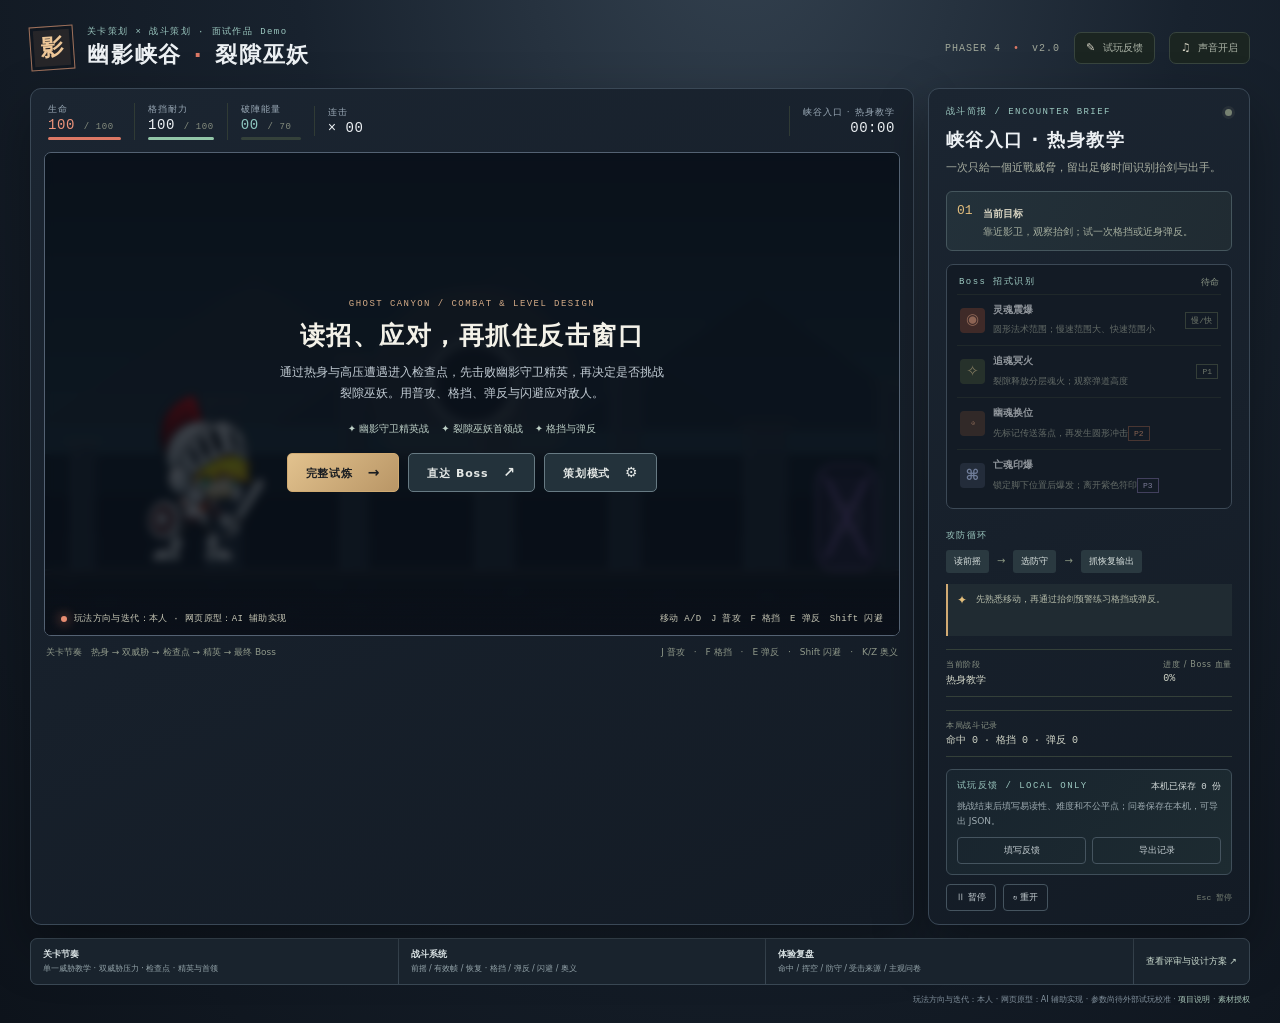
<file: index.html>
<!doctype html>
<html lang="zh-CN">
<head>
  <meta charset="utf-8">
  <meta name="viewport" content="width=device-width,initial-scale=1">
  <meta http-equiv="refresh" content="0; url=index-v2.html">
  <title>幽影峡谷 · 幽影守卫</title>
</head>
<body>
  <p>正在打开当前版 Demo。若没有自动跳转，请<a href="index-v2.html">点击这里</a>。</p>
  <script>location.replace('index-v2.html');</script>
</body>
</html>
</file>
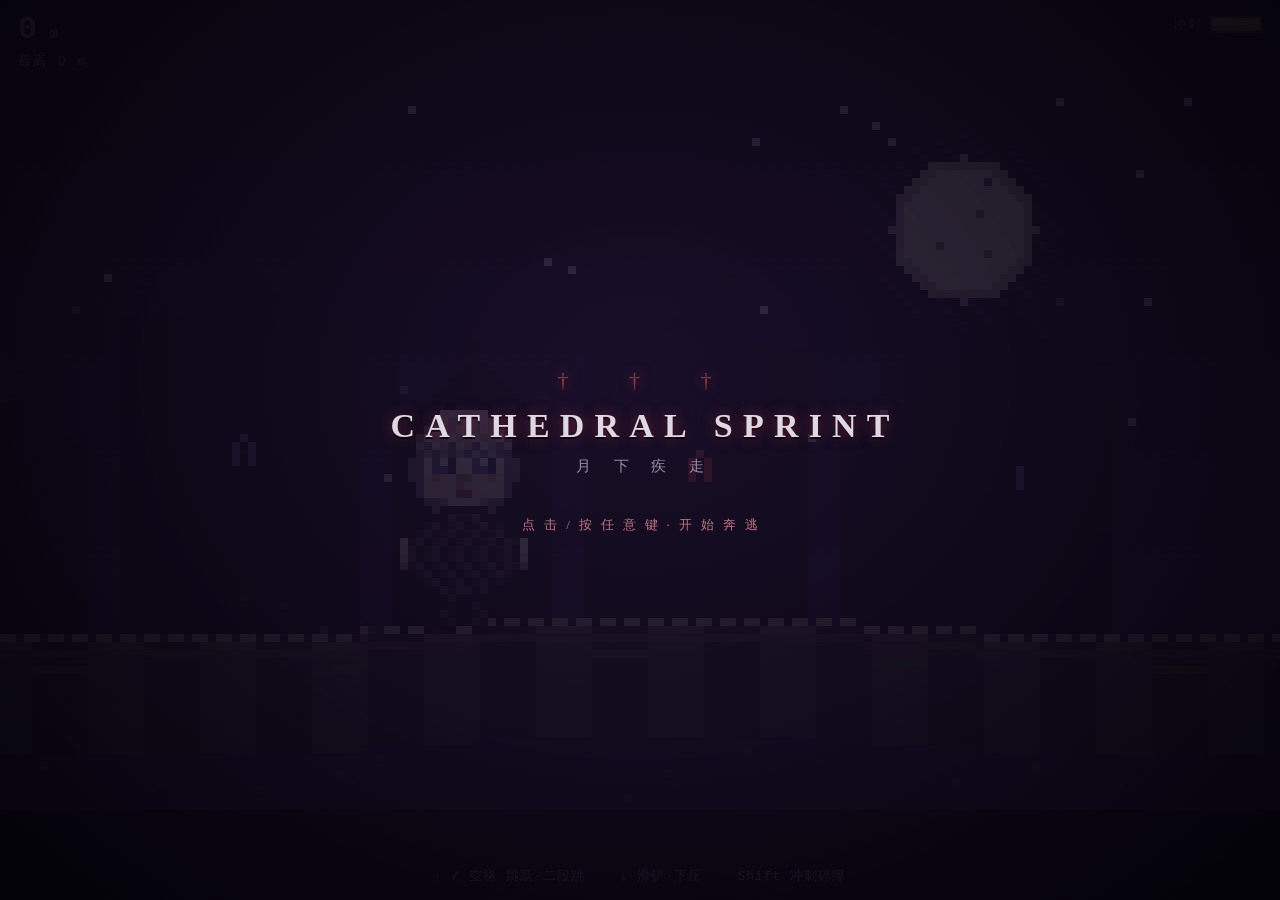
<file: cathedral-sprint/index.html>
<!DOCTYPE html>
<html lang="zh">
<head>
<meta charset="UTF-8">
<meta name="viewport" content="width=device-width, initial-scale=1.0">
<title>Cathedral Sprint · 月下疾走（可玩版）</title>
<link rel="icon" type="image/svg+xml" href="data:image/svg+xml,%3Csvg xmlns='http://www.w3.org/2000/svg' viewBox='0 0 64 64'%3E%3Crect width='64' height='64' rx='12' fill='%23140d1f'/%3E%3Ccircle cx='35' cy='30' r='16' fill='%23d8d4e0'/%3E%3Ccircle cx='42' cy='26' r='14' fill='%23140d1f'/%3E%3C/svg%3E">
<link rel="manifest" href="manifest.webmanifest">
<meta name="theme-color" content="#1a1024">
<meta name="mobile-web-app-capable" content="yes">
<meta name="apple-mobile-web-app-capable" content="yes">
<meta name="apple-mobile-web-app-status-bar-style" content="black-translucent">
<meta name="apple-mobile-web-app-title" content="月下疾走">
<link rel="apple-touch-icon" href="icons/icon-192.png">
<style>
  html,body{ margin:0; padding:0; width:100%; height:100%; background:#000; overflow:hidden; }
  #screen{ display:block; width:100vw; height:100vh;
           image-rendering:pixelated; image-rendering:crisp-edges; background:#000; }
  #gate{ position:fixed; inset:0; z-index:20; display:flex; align-items:center;
         justify-content:center; cursor:pointer; transition:opacity 1.2s ease;
         background:radial-gradient(ellipse at 50% 42%, rgba(28,16,44,.86), rgba(3,2,8,.97)); }
  #gate.hide{ opacity:0; pointer-events:none; }
  .gate-inner{ text-align:center; font-family:Georgia,'Times New Roman',serif;
              padding:0 24px; user-select:none; }
  .gate-cross{ font-size:22px; color:#8a3a46; letter-spacing:.5em; margin-bottom:14px;
              text-shadow:0 0 14px rgba(150,40,60,.8); }
  .gate-title{ font-size:34px; font-weight:bold; letter-spacing:.30em; color:#ded8e4;
              text-shadow:0 0 14px rgba(120,36,56,.9), 0 2px 0 #000; padding-left:.30em; }
  .gate-sub{ margin-top:12px; font-size:15px; letter-spacing:.62em; color:#9a8ea6; padding-left:.62em; }
  .gate-hint{ margin-top:40px; font-size:13px; letter-spacing:.22em; color:#c07682;
             padding-left:.22em; animation:gpulse 1.9s ease-in-out infinite; }
  @keyframes gpulse{ 0%,100%{opacity:.4} 50%{opacity:1} }
  /* ===== HUD ===== */
  #hud{ position:fixed; inset:0; z-index:10; pointer-events:none;
        font-family:'Courier New',Consolas,monospace; }
  .hud-top{ position:absolute; top:14px; left:18px; color:#d2c8e0;
        text-shadow:0 2px 0 #000, 0 0 10px rgba(120,60,120,.5); }
  .hud-dist{ font-size:32px; font-weight:bold; letter-spacing:2px; line-height:1; }
  .hud-dist small{ font-size:14px; color:#9a8ea6; letter-spacing:2px; }
  .hud-best{ margin-top:6px; font-size:13px; letter-spacing:2px; color:#cbb26a; }
  .hud-right{ position:absolute; top:16px; right:18px; text-align:right; }
  .dash-wrap{ display:flex; align-items:center; justify-content:flex-end; gap:8px;
        color:#9a8ea6; font-size:12px; letter-spacing:2px; }
  .dash-icon{ width:48px; height:13px; border:2px solid #4a4258; background:#15101f;
        position:relative; overflow:hidden; }
  .dash-fill{ position:absolute; left:0; top:0; bottom:0; width:100%; background:#3a3350; }
  .dash-wrap.ready .dash-fill{ background:linear-gradient(#f0d272,#b08a2a);
        box-shadow:0 0 10px rgba(232,194,74,.85); }
  .hud-hint{ position:absolute; bottom:15px; left:0; right:0; text-align:center;
        font-size:13px; letter-spacing:1px; color:#b6a8c8; text-shadow:0 2px 0 #000;
        transition:opacity .5s; padding:0 10px; }
  .hud-hint b{ color:#e8c24a; font-weight:normal; }
  /* ===== 死亡面板 ===== */
  #over{ position:fixed; inset:0; z-index:21; display:none; align-items:center;
        justify-content:center; flex-direction:column; cursor:pointer; user-select:none;
        background:radial-gradient(ellipse at 50% 45%, rgba(46,8,16,.74), rgba(4,2,6,.94));
        font-family:Georgia,'Times New Roman',serif; text-align:center; }
  #over.show{ display:flex; }
  .over-cross{ color:#8a3a46; letter-spacing:.5em; font-size:20px;
        text-shadow:0 0 14px rgba(150,40,60,.8); }
  .over-title{ font-size:42px; font-weight:bold; letter-spacing:.28em; color:#e6d6de;
        margin:14px 0 6px; padding-left:.28em;
        text-shadow:0 0 20px rgba(150,30,50,.95), 0 2px 0 #000; }
  .over-sub{ font-size:13px; letter-spacing:.5em; color:#9a6a72; margin-bottom:26px; padding-left:.5em; }
  .over-stat{ font-family:'Courier New',monospace; color:#d8cee4; margin:5px 0;
        letter-spacing:2px; font-size:15px; }
  .over-stat .big{ font-size:36px; color:#f2e8f2; font-weight:bold; }
  .over-stat.best{ color:#e8c24a; }
  .over-hint{ margin-top:30px; font-size:14px; letter-spacing:.22em; color:#d08a94;
        animation:gpulse 1.6s ease-in-out infinite; }
  /* ===== 触屏冲刺按钮 ===== */
  #btnDash{ position:fixed; right:22px; bottom:22px; z-index:15; width:86px; height:86px;
        border-radius:50%; border:2px solid #6a5e84; background:rgba(30,20,46,.45);
        color:#cfc0e0; font-family:Georgia,serif; font-size:14px; letter-spacing:1px;
        display:none; align-items:center; justify-content:center; pointer-events:auto;
        touch-action:none; -webkit-user-select:none; user-select:none; }
  #btnDash.ready{ border-color:#e8c24a; color:#ffe9a8; box-shadow:0 0 16px rgba(232,194,74,.5); }
  @media (pointer:coarse){ #btnDash{ display:flex; } }
</style>
</head>
<body>
<canvas id="screen"></canvas>
<div id="hud">
  <div class="hud-top">
    <div class="hud-dist"><span id="dist">0</span><small> m</small></div>
    <div class="hud-best">最高 <span id="best">0</span> m</div>
  </div>
  <div class="hud-right">
    <div class="dash-wrap" id="dashWrap"><span>冲刺</span>
      <div class="dash-icon"><div class="dash-fill" id="dashFill"></div></div>
    </div>
  </div>
  <div class="hud-hint" id="hint"><b>↑ / 空格</b> 跳跃·二段跳 &nbsp;&nbsp; <b>↓</b> 滑铲·下压 &nbsp;&nbsp; <b>Shift</b> 冲刺碎障</div>
</div>
<button id="btnDash">冲刺</button>
<div id="over" role="button" tabindex="0" aria-label="重新开始">
  <div class="over-cross">† &nbsp; † &nbsp; †</div>
  <div class="over-title">REQUIEM</div>
  <div class="over-sub">安 魂 曲</div>
  <div class="over-stat">奔逃 <span class="big" id="overDist">0</span> m</div>
  <div class="over-stat best">最高 <span id="overBest">0</span> m <span id="newRecord" style="display:none">新纪录</span></div>
  <div class="over-hint">按 R / 空格 · 或点击 再次奔逃</div>
</div>
<div id="gate" role="button" tabindex="0" aria-label="开始游戏">
  <div class="gate-inner">
    <div class="gate-cross">† &nbsp; † &nbsp; †</div>
    <div class="gate-title">CATHEDRAL SPRINT</div>
    <div class="gate-sub">月 下 疾 走</div>
    <div class="gate-hint">点 击 / 按 任 意 键 · 开 始 奔 逃</div>
  </div>
</div>
<script>
"use strict";
/* ============================================================
   Cathedral Sprint · 月下疾走
   哥特中世纪像素自动躲避演示（原生 JS + Canvas 2D）
   逻辑分辨率 160x90，单文件，无外部资源
   ============================================================ */

/* ---------- 哥特固定调色板（约 32 色） ---------- */
var PAL = {
  black:'#05040a',
  bg0:'#05040a', bg1:'#0a0814', bg2:'#100c20', bg3:'#18122c',
  bg4:'#201638', bg5:'#2a1c46', bg6:'#342258',
  moon:'#ece8da', moonD:'#b6b2a4', moonSh:'#8e8a80',
  skinHi:'#f4ece6', skinMid:'#e4d4cc', skinDk:'#b0948c',
  eye:'#5a6cb0', eyeHi:'#aab4e0', eyeDk:'#26305c', lip:'#a85a64',
  blush:'#d89aa2', eyeWhite:'#f4f2f4',
  hairHi:'#dadce2', hairMid:'#aab0ba', hairDk:'#6a6e7c',
  cloth:'#2a2632', clothHi:'#4c4660', clothDk:'#12101a',
  boot:'#1a1822', bootHi:'#3c3848',
  stone:'#484452', stoneHi:'#625e70', stoneDk:'#262430',
  tile:'#564648', tileHi:'#6e5a58', tileDk:'#2e2428',
  moss:'#4d5c3a',
  garg:'#5e5a68', gargHi:'#807c8c', gargDk:'#302e3a', gargEye:'#d84a3a',
  fire:'#ff7a2c', fireHi:'#ffd24a', fireD:'#a03414',
  core:'#fff4dc', gold:'#e8c24a', goldD:'#8a6a24',
  blood:'#c84444', bloodD:'#6e2024',
  glassG:'#54a06a', glassB:'#5a78c8',
  feather:'#3a3448', featherHi:'#6a5e84',
  star:'#c4c8e4', starD:'#5a5e84',
  cat:'#0c0a16', cat2:'#141024'
};
/* 冲刺残影：7 色哥特暗彩（亮色 / 统一暗色） */
var AFTER_L=['#6a5e84','#4a5a8a','#46664f','#8a4a52','#8a7a4a','#565264','#3a3448'];

/* ---------- 逻辑分辨率 / 画布 ---------- */
var LW=160, LH=90;
var SPAWN_X=190;   /* 障碍生成点：提前进入视野，给玩家更多反应时间 */
var logic=document.createElement('canvas');
logic.width=LW; logic.height=LH;
var g=logic.getContext('2d'); g.imageSmoothingEnabled=false;

/* 角色缓冲 16 x 28（精细哥特萝莉） */
var CHAR_W=16, CHAR_H=28;
var charBuf=document.createElement('canvas');
charBuf.width=CHAR_W; charBuf.height=CHAR_H;
var cg=charBuf.getContext('2d'); cg.imageSmoothingEnabled=false;

var screen=document.getElementById('screen');
var sx=screen.getContext('2d'); sx.imageSmoothingEnabled=false;
var scale=1;
function resize(){
  screen.width=window.innerWidth; screen.height=window.innerHeight;
  var s=Math.floor(Math.min(screen.width/LW, screen.height/LH));
  scale=s<1?1:s; sx.imageSmoothingEnabled=false;
}
window.addEventListener('resize',resize); resize();

function clamp(v,a,b){ return v<a?a:(v>b?b:v); }
function lerp(a,b,t){ return a+(b-a)*t; }

var DITHER=[[0,2,1,3],[1,3,0,2],[2,0,3,1],[3,1,2,0]];
var SHAKE_PAT=[[1,0],[1,1],[0,1],[-1,1],[-1,0],[-1,-1],[0,-1],[1,-1],
               [1,0],[0,1],[-1,0],[0,-1],[1,1],[-1,-1],[0,0],[0,0]];

/* ============================================================
   可玩游戏：READY（开场门）→ PLAY → DEAD（R / 点击重开）
   ============================================================ */
var FLOOR=68, CHAR_X=50;
var GRAV=2300, JUMP_V=362, DOUBLE_V=352, MAX_UP=-42;
var DASH_TIME=0.42, DASH_CD=1.7, SLIDE_TIME=0.85;

var mode='READY';
var time=0, scrollDist=0, worldV=108, baseV=108;
var hitstop=0, slowmo=0;
var state='RUN';                 /* 音乐/视觉情绪：RUN / BOOST / WARP / DEAD */
var camLift=0, shakeT=-1, shakeDur=0;
var charScreenX=CHAR_X, WY=0;
var nearSide=null, nearT=0;
var deathFlash=0, deathT=0, deathCause='';
var warpPhase=-1;
var gap={active:false,x1:0,x2:0};

var player={py:0,vy:0,onGround:true,jumps:0,slideT:0,dashT:0,dashCD:0,
            stepAcc:0,landAcc:0};
var pose={cyOff:0,dw:CHAR_W,dh:CHAR_H,lean:0,legHold:false,eyeFwd:true,air:false};

var bonusM=0, bonusFlash=0;
var best=0;
try{ best=parseInt(localStorage.getItem('cathedralSprintBest')||'0',10)||0; }catch(e){ best=0; }

var nextX=210, boostTimer=22, reactT=1.5, rngState=123456789;
function rng(){ rngState=(rngState*1103515245+12345)&0x7fffffff; return rngState/0x7fffffff; }

/* ---------- 障碍池（滴水嘴兽 / 火焰弹） ---------- */
var MAX_F=8, foes=[];
for(var fi=0;fi<MAX_F;fi++)
  foes.push({active:false,kind:0,x:0,y:0,vx:0,vy:0,size:1,rot:0,boom:false});
function spawnFoe(kind,x,y,vx,vy,size,boom){
  for(var i=0;i<MAX_F;i++){ var m=foes[i];
    if(!m.active){ m.active=true; m.kind=kind; m.x=x; m.y=y; m.vx=vx; m.vy=vy;
      m.size=size; m.rot=i%4; m.boom=!!boom; return m; } }
  return null;
}
function clearFoes(){ for(var i=0;i<MAX_F;i++) foes[i].active=false; }

/* ---------- 圣光门（随世界冲来、有水平宽度的光帘） ---------- */
var beam={active:false,x:0,w:16,y:36,h:28,t:0,spawnT:0.32,passed:false,
          kind:'low',edge:PAL.gold, edgeD:PAL.goldD};
function clearBeam(){ beam.active=false; beam.t=0; beam.passed=false; }

/* ============================================================
   粒子池
   kind: SPARK火星 / DUST屋脊洒落 / TAIL火尾 / SHARD碎石
         / AFTER残影 / RING黑羽环 / FEATHER飞散黑羽
   ============================================================ */
var K_SPARK=0,K_DUST=1,K_TAIL=2,K_SHARD=3,K_AFTER=4,K_RING=5,K_FEATHER=6;
var MAX_P=240, P=[];
for(var pi=0;pi<MAX_P;pi++)
  P.push({active:false,kind:0,x:0,y:0,vx:0,vy:0,life:0,max:0,hue:0,grav:0,size:1,rot:0});
function emit(kind,x,y,vx,vy,life,hue,grav,size){
  for(var i=0;i<MAX_P;i++){ var p=P[i];
    if(!p.active){ p.active=true; p.kind=kind; p.x=x; p.y=y; p.vx=vx; p.vy=vy;
      p.life=life; p.max=life; p.hue=hue||0; p.grav=grav||0; p.size=size||1;
      p.rot=(i*7)%4; return p; } }
  return null;
}
function clearParticles(){ for(var i=0;i<MAX_P;i++) P[i].active=false; }

function sparkColor(t){ return t>0.72?PAL.core:t>0.48?PAL.fireHi:t>0.22?PAL.fire:PAL.fireD; }
function tailColor(t){ return t>0.6?PAL.fire:t>0.32?PAL.fireD:PAL.gargDk; }
function shardColor(t,hue){
  if(hue===1) return t>0.5?PAL.gargHi:PAL.garg;
  if(hue===2) return t>0.5?PAL.stoneHi:PAL.stoneDk;
  return t>0.6?PAL.stone:t>0.3?PAL.stoneDk:PAL.gargDk;
}
function dustColor(t,hue){
  if(hue===0) return t>0.5?PAL.featherHi:PAL.feather;
  if(hue===1) return t>0.5?PAL.moss:PAL.gargDk;
  return t>0.5?PAL.stone:PAL.stoneDk;
}

/* ---------- 背景：星 / 月 / 教堂剪影 / 乌鸦 ---------- */
var stars=[];
(function(){
  var s=999;
  function nr(){ s=(s*1103515245+12345)&0x7fffffff; return s/0x7fffffff; }
  for(var i=0;i<40;i++) stars.push({x:Math.floor(nr()*LW),y:Math.floor(nr()*52),
    ph:Math.floor(nr()*60)});
})();
/* 教堂尖塔剪影轮廓（x 起点, 宽, 塔高, 有无彩窗），世界单位 */
var spires=[
  {x:0,  w:26,h:34,win:true},{x:30,w:18,h:24,win:false},
  {x:52,w:30,h:40,win:true},{x:86,w:20,h:28,win:false},
  {x:110,w:28,h:36,win:true},{x:142,w:22,h:26,win:false}
];
/* 乌鸦 */
var crows=[];
(function(){
  var s=4321;
  function nr(){ s=(s*1103515245+12345)&0x7fffffff; return s/0x7fffffff; }
  for(var i=0;i<3;i++) crows.push({x:Math.floor(nr()*LW),y:10+Math.floor(nr()*18),
    sp:0.5+nr()*0.4, ph:nr()*6});
})();

/* ============================================================
   哥特少女角色缓冲 12x17
   色键:
   1 skinMid 2 skinHi 3 skinDk 4 eye 5 eyeHi 6 hairMid 7 hairHi
   8 hairDk 9 cloth 10 clothHi 11 clothDk 12 boot 13 bootHi 14 lip
   ============================================================ */
var CMAP={1:PAL.skinMid,2:PAL.skinHi,3:PAL.skinDk,4:PAL.eye,5:PAL.eyeHi,
  6:PAL.hairMid,7:PAL.hairHi,8:PAL.hairDk,9:PAL.cloth,10:PAL.clothHi,
  11:PAL.clothDk,12:PAL.boot,13:PAL.bootHi,14:PAL.lip,15:PAL.eyeDk,
  16:PAL.blush,17:PAL.eyeWhite,18:PAL.goldD};

function buildChar(legFrame,eyeFwd){
  var img=cg.createImageData(CHAR_W,CHAR_H), d=img.data;
  function set(x,y,v){
    if(v===0||x<0||x>=CHAR_W||y<0||y>=CHAR_H)return;
    var col=CMAP[v]; if(!col)return;
    var idx=(y*CHAR_W+x)*4;
    d[idx]=parseInt(col.slice(1,3),16);
    d[idx+1]=parseInt(col.slice(3,5),16);
    d[idx+2]=parseInt(col.slice(5,7),16);
    d[idx+3]=255;
  }
  function rect(x0,y0,x1,y1,v){ for(var yy=y0;yy<=y1;yy++) for(var xx=x0;xx<=x1;xx++) set(xx,yy,v); }

  /* ===== 银灰蘑菇波波头（圆顶 + 齐刘海 + 两侧内卷） ===== */
  rect(5,0,10,0,7);
  rect(4,1,11,1,6); set(5,1,7); set(8,1,7); set(10,1,7);
  rect(3,2,12,2,6); set(4,2,7); set(7,2,7); set(10,2,7); set(3,2,8); set(12,2,8);
  rect(2,3,13,3,6); set(3,3,7); set(6,3,7); set(9,3,7); set(12,3,7); set(2,3,8); set(13,3,8);
  rect(2,4,13,4,6); set(3,4,8); set(6,4,8); set(9,4,8); set(12,4,8);
  set(4,4,7); set(7,4,7); set(10,4,7);
  var bang=[8,6,8,6,8,6,8,6,8,6,8,8];      // 行5 参差刘海梢（兼上眼睑）
  for(var bx2=2;bx2<=13;bx2++) set(bx2,5,bang[bx2-2]);
  /* 两侧垂发：行6-8 包脸，行9-10 内收，行11-12 发尾向内卷 */
  rect(1,6,2,8,8); rect(13,6,14,8,8);
  set(2,9,8); set(13,9,8); set(2,10,8); set(13,10,8);
  set(3,11,8); set(4,11,8); set(11,11,8); set(12,11,8);
  set(4,12,8); set(11,12,8);

  /* ===== 苍白小脸 ===== */
  rect(3,6,12,7,2);                        // 眼区亮肤
  rect(3,8,12,10,1);                      // 脸颊
  rect(5,11,10,11,1);                     // 下巴
  /* 下垂大眼（3宽×2高），蓝灰虹膜 + 深瞳 + 高光 */
  if(eyeFwd){
    set(4,6,4);  set(5,6,17); set(6,6,15);
    set(4,7,4);  set(5,7,4);  set(6,7,15);
    set(9,6,4);  set(10,6,17);set(11,6,15);
    set(9,7,4);  set(10,7,4); set(11,7,15);
  } else {
    set(4,6,17); set(5,6,4);  set(6,6,15);
    set(4,7,4);  set(5,7,15); set(6,7,4);
    set(9,6,15); set(10,6,4); set(11,6,17);
    set(9,7,4);  set(10,7,15);set(11,7,4);
  }
  set(4,8,16); set(11,8,16);              // 腮红
  set(7,8,3);  set(8,8,3);                // 鼻影
  set(7,9,3);                             // 小鼻
  set(7,10,14); set(8,10,14);            // 小嘴
  set(5,11,3); set(10,11,3);             // 下颌阴影

  /* ===== 黑色高领 ===== */
  rect(5,12,10,12,11);
  rect(5,13,10,13,9); set(6,13,10); set(9,13,10); set(5,13,11); set(10,13,11);

  /* ===== 层叠荷叶边蓬裙（钟形，行14-22） ===== */
  rect(3,14,12,14,9); set(4,14,10);set(7,14,10);set(10,14,10); set(5,14,11);set(8,14,11);set(11,14,11);
  rect(2,15,13,15,9); set(3,15,10);set(6,15,10);set(9,15,10);set(12,15,10); set(4,15,11);set(7,15,11);set(10,15,11);set(13,15,11);
  rect(1,16,14,16,9); set(2,16,10);set(5,16,10);set(8,16,10);set(11,16,10);set(13,16,10); set(3,16,11);set(6,16,11);set(9,16,11);set(12,16,11);
  rect(1,17,14,17,9); set(1,17,10);set(4,17,10);set(7,17,10);set(10,17,10);set(13,17,10); set(2,17,11);set(5,17,11);set(8,17,11);set(11,17,11);set(14,17,11);
  rect(1,18,14,18,9); set(1,18,10);set(4,18,10);set(7,18,10);set(10,18,10);set(13,18,10); set(2,18,11);set(5,18,11);set(8,18,11);set(11,18,11);set(14,18,11);
  rect(1,19,14,19,9); set(2,19,10);set(5,19,10);set(8,19,10);set(11,19,10);set(13,19,10); set(3,19,11);set(6,19,11);set(9,19,11);set(12,19,11);
  rect(2,20,13,20,9); set(3,20,10);set(6,20,10);set(9,20,10);set(12,20,10); set(4,20,11);set(7,20,11);set(10,20,11);
  rect(3,21,12,21,9); set(4,21,10);set(7,21,10);set(10,21,10); set(5,21,11);set(8,21,11);set(11,21,11);
  set(4,22,11); set(5,22,10); set(7,22,10); set(8,22,10); set(10,22,10); set(11,22,11);

  /* ===== 苍白小手（蓬裙两侧自然下垂，行16-19） ===== */
  set(0,16,2); set(15,16,2);
  set(0,17,2); set(15,17,2);
  set(0,18,1); set(15,18,1);
  set(0,19,3); set(15,19,3);

  /* ===== 渔网袜细腿 + 系带短靴（左腿列6 / 右腿列9） ===== */
  var leftUp=(legFrame===2)||(legFrame===4);
  var rightUp=(legFrame===0)||(legFrame===4);
  function leg(col,up,left){
    var n=legFrame===4?2:(up?1:0);             // 奔跑抬腿上移1，蜷缩上移2
    set(col,22-n,12); set(col,23-n,12); set(col,24-n,12);
    set(col,(left?23:24)-n,13);               // 菱形网纹高光（左右错开）
    if(left){
      set(col-1,25-n,13); set(col,25-n,12);
      set(col-1,26-n,12); set(col,26-n,12); set(col,26-n,13);
      set(col-1,27-n,11); set(col,27-n,11);
      if(n===0) set(col-2,27,12);             // 靴底微外八
    } else {
      set(col,25-n,12); set(col+1,25-n,13);
      set(col,26-n,12); set(col,26-n,13); set(col+1,26-n,12);
      set(col,27-n,11); set(col+1,27-n,11);
      if(n===0) set(col+2,27,12);
    }
  }
  leg(6,leftUp,true); leg(9,rightUp,false);

  cg.putImageData(img,0,0);
}

/* 残影：先渲染一次角色，读一次像素，再生成 7 色哥特暗彩剪影 */
var afterBuf=[];
buildChar(1,false);
var srcImg=cg.getImageData(0,0,CHAR_W,CHAR_H), sd=srcImg.data;
for(var ah=0;ah<7;ah++){
  var cv=document.createElement('canvas');
  cv.width=CHAR_W; cv.height=CHAR_H;
  var ax=cv.getContext('2d'); ax.imageSmoothingEnabled=false;
  var im=ax.createImageData(CHAR_W,CHAR_H), dd=im.data, hi=AFTER_L[ah];
  var hr=parseInt(hi.slice(1,3),16), hg=parseInt(hi.slice(3,5),16),
      hb=parseInt(hi.slice(5,7),16);
  for(var q=0;q<CHAR_W*CHAR_H;q++){
    var ai=q*4;
    if(sd[ai+3]!==0){ dd[ai]=hr; dd[ai+1]=hg; dd[ai+2]=hb; dd[ai+3]=255; }
  }
  ax.putImageData(im,0,0);
  afterBuf.push(cv);
}

/* ============================================================
   玩家动作：跳跃 / 二段跳 / 滑铲 / 空中下压 / 冲刺
   ============================================================ */
function tryJump(){
  if(mode!=='PLAY')return;
  if(player.slideT>0)player.slideT=0;              /* 滑铲中起跳取消滑铲 */
  if(player.onGround){
    player.vy=-JUMP_V; player.onGround=false; player.jumps=1;
    GameAudio.sfx('jump');
  } else if(player.jumps<2){
    player.vy=-DOUBLE_V; player.jumps=2;           /* 二段跳：黑羽绽开 */
    GameAudio.sfx('flutter');
    var rcx=CHAR_X+7, rcy=FLOOR+player.py-12;
    emit(K_RING,rcx,rcy,0,0,0.36,0,0,1);
    for(var f=0;f<10;f++){ var a=(f/10)*Math.PI*2, sp=18+(f%4)*10;
      emit(K_FEATHER,rcx,rcy+2,Math.cos(a)*sp,Math.sin(a)*sp-6,0.7,f%2,8,f===0?2:1); }
  }
}
function pressDown(){
  if(mode!=='PLAY')return;
  if(!player.onGround){ if(player.vy<420)player.vy=560; }       /* 空中下压 */
  else if(player.slideT<=0){ player.slideT=SLIDE_TIME; GameAudio.sfx('slide'); }
}
function tryDash(){
  if(mode!=='PLAY')return;
  if(player.dashCD<=0&&player.dashT<=0&&player.onGround){
    player.dashT=DASH_TIME; player.dashCD=DASH_CD;
    GameAudio.sfx('dash'); startShake(4);
  }
}
function updatePlayer(dt){
  var p=player;
  if(p.dashCD>0)p.dashCD-=dt;
  if(p.dashT>0)p.dashT-=dt;
  if(p.slideT>0)p.slideT-=dt;
  if(!p.onGround){
    p.vy+=GRAV*dt; p.py+=p.vy*dt;
    if(p.py<MAX_UP)p.py=MAX_UP;
    if(p.py>=0){ p.py=0; p.vy=0; p.onGround=true; p.jumps=0; landDust(); }
  }
  pose.cyOff=Math.round(p.py);
  pose.air=!p.onGround; pose.eyeFwd=true; pose.legHold=false; pose.lean=0;
  if(p.dashT>0){ pose.dw=17; pose.dh=23; pose.lean=1; }
  else if(p.slideT>0){ pose.dw=20; pose.dh=15; pose.lean=1; pose.legHold=true; }
  else if(!p.onGround){ pose.dw=16; pose.dh=23; pose.lean=0.25; pose.legHold=true; }
  else { pose.dw=CHAR_W; pose.dh=CHAR_H; pose.lean=0; }
  if(p.dashT>0){ p.stepAcc+=dt;                    /* 冲刺暗彩残影 */
    if(p.stepAcc>=0.06){ p.stepAcc=0;
      emit(K_AFTER,charScreenX,FLOOR-pose.dh+pose.cyOff,0,0,0.3,
           Math.floor(time*16)%7,0,1); } }
}
function landDust(){
  for(var k=-1;k<=1;k+=2){
    emit(K_DUST,CHAR_X+4+k*4,FLOOR,k*26-worldV*0.3,-20,0.4,2,40,1);
    emit(K_FEATHER,CHAR_X+4+k*3,FLOOR-2,k*18-worldV*0.2,-18,0.6,k>0?1:0,2,1);
  }
}

/* ============================================================
   程序化障碍生成
   gargHigh 悬空石像(滑铲) / fireLow 地面火焰弹(跳)
   beamHigh 高位圣光(滑铲或跳) / beamLow 低位圣光(二段跳)
   gap 屋脊断裂(跳过) / gargBig 大石像(二段跳或冲刺撞碎)
   ============================================================ */
function startShake(d){ shakeT=0; shakeDur=d; }
function pickHazard(){
  var m=scrollDist/8, pool;
  if(m<130)      pool=['gargHigh','fireLow'];
  else if(m<280) pool=['gargHigh','fireLow','gap','beamHigh'];
  else if(m<430) pool=['gargHigh','fireLow','gap','beamHigh','beamLow','gargBig'];
  else           pool=['gargHigh','fireLow','gap','beamHigh','beamLow','gargBig','fireLow','gargHigh'];
  return pool[Math.floor(rng()*pool.length)];
}
function spawnHazard(kind){
  if(kind==='beamHigh'||kind==='beamLow'){ spawnGate(kind); return; }
  if(kind==='gap'){
    var w=9+Math.min(4,(scrollDist/8)/130)+rng()*2;   /* 窄缺口：保证单跳即可越过 */
    gap.active=true; gap.x1=SPAWN_X; gap.x2=SPAWN_X+w; return;
  }
  var m=null;
  if(kind==='gargHigh') m=spawnFoe(0,SPAWN_X,48,0,0,0,false);     /* 低垂石像横梁：滑铲 */
  else if(kind==='fireLow') m=spawnFoe(1,SPAWN_X,62,0,0,1,false); /* 地面火焰弹：单跳 */
  else m=spawnFoe(0,SPAWN_X,50,0,0,2,false);                      /* 落地巨石像：二段/冲刺 */
  if(m)m.passed=false;
}
function spawnGate(kind){
  var high=(kind==='beamHigh');
  beam.active=true; beam.passed=false; beam.kind=high?'high':'low';
  beam.x=SPAWN_X; beam.w=high?16:12; beam.t=0;
  beam.y=high?49:34; beam.h=high?34:24;
  beam.edge=high?PAL.blood:PAL.gold;
  beam.edgeD=high?PAL.bloodD:PAL.goldD;
  GameAudio.sfx('warn');
}
function spawnLogic(dt){
  if(state==='BOOST'||state==='WARP')return;
  nextX-=worldV*dt;
  if(nextX<=SPAWN_X){
    var kind=pickHazard();
    spawnHazard(kind);
    var spacing=worldV*reactT+rng()*worldV*0.55;
    if(kind==='beamHigh'||kind==='beamLow')spacing+=worldV*0.7;
    if(kind==='gap')spacing+=55;
    nextX=SPAWN_X+spacing;
  }
}

/* ============================================================
   碰撞（碰撞盒比视觉略小，留宽容手感）
   ============================================================ */
function charBox(){
  var footY=FLOOR+player.py;
  if(player.slideT>0)  return {l:CHAR_X+2,r:CHAR_X+15,t:footY-12,b:footY};
  if(player.dashT>0)   return {l:CHAR_X+3,r:CHAR_X+13,t:footY-22,b:footY};
  if(!player.onGround) return {l:CHAR_X+4,r:CHAR_X+11,t:footY-24,b:footY};
  return {l:CHAR_X+3,r:CHAR_X+12,t:footY-26,b:footY};
}
function overlap(a,b){ return a.l<b.r && a.r>b.l && a.t<b.b && a.b>b.t; }
function nearMiss(side){ nearSide=side; nearT=0.24; startShake(5); GameAudio.sfx('near'); }
function checkHazards(){
  var cb=charBox();
  for(var i=0;i<MAX_F;i++){
    var m=foes[i]; if(!m.active)continue;
    var fb, side, edge;
    if(m.kind===0&&m.size===0){ fb={l:m.x-5,r:m.x+7,t:14,b:52}; side='top'; edge=5; }  /* 低垂横梁 */
    else if(m.kind===1){ fb={l:m.x-3,r:m.x+4,t:56,b:67}; side='bottom'; edge=3; }      /* 地面火 */
    else { fb={l:m.x-7,r:m.x+8,t:40,b:60}; side='left'; edge=7; }                      /* 巨石像 */
    if(overlap(cb,fb)){
      var crushable=(m.kind===1)||(m.size===2);                   /* 冲刺只碎地面实体 */
      if(player.dashT>0&&crushable){
        m.active=false; explode({x:m.x,y:m.y,size:m.size}); addBonus(25); continue;
      }
      die(m.kind===1?'fire':'stone'); return;
    }
    if(!m.passed && m.x-edge<cb.l){
      m.passed=true;
      var cleared=(m.kind===0&&m.size===0)?(player.slideT>0):(!player.onGround);
      if(cleared)nearMiss(side);
    }
  }
  if(beam.active){
    var gb=beam.kind==='high'?{l:beam.x,r:beam.x+beam.w,t:18,b:52}
                             :{l:beam.x,r:beam.x+beam.w,t:34,b:58};
    if(overlap(cb,gb)){ die('beam'); return; }
    if(!beam.passed && beam.x+beam.w<cb.l){
      beam.passed=true;
      var ok=beam.kind==='high'?(player.slideT>0):(!player.onGround&&player.jumps>=2);
      if(ok)nearMiss(beam.kind==='high'?'top':'bottom');
    }
  }
  if(gap.active){
    var cxm=CHAR_X+7;
    if(cxm>gap.x1+2&&cxm<gap.x2-2&&player.py>-3){ die('gap'); return; }
  }
}
/* 世界层推进：光束计时 / 缺口与实体左移 / 拖尾粒子 */
function moveWorld(dt){
  if(beam.active){
    beam.t+=dt; beam.x-=worldV*dt;
    if(beam.x<-beam.w-6)beam.active=false;
  }
  if(gap.active){
    gap.x1-=worldV*dt; gap.x2-=worldV*dt;
    if(gap.x2<-10)gap.active=false;
  }
  for(var i=0;i<MAX_F;i++){
    var m=foes[i]; if(!m.active)continue;
    m.x-=worldV*dt;
    if(m.kind===1&&(Math.floor(time*60)+i)%2===0){
      emit(K_TAIL,m.x+(m.size===2?3:1),m.y+(m.size===2?3:1),
           -worldV*0.25-10,8,0.4,0,0,m.size===2?2:1);
    } else if(m.kind===0&&(Math.floor(time*40)+i)%3===0){
      emit(K_DUST,m.x,m.y+m.size*2,-worldV*0.2,6,0.5,0,4,1);
    }
    if(m.x<-24)m.active=false;
  }
}

/* ============================================================
   死亡 / 重开 / 计分 / HUD
   ============================================================ */
function addBonus(n){ bonusM+=n; bonusFlash=0.5; }
function totalM(){ return Math.floor(scrollDist/8)+bonusM; }
function die(cause){
  if(mode!=='PLAY')return;
  mode='DEAD'; deathT=0; deathCause=cause; deathFlash=0.5; state='DEAD';
  hitstop=5; slowmo=0.4; startShake(12); GameAudio.sfx('death');
  var cx=CHAR_X+7, cy=FLOOR+player.py-12;
  if(cause!=='gap'){
    for(var k=0;k<14;k++){ var a=(k/14)*Math.PI*2, sp=16+(k%4)*12;
      emit(K_FEATHER,cx,cy,Math.cos(a)*sp,Math.sin(a)*sp-8,0.9,k%2,70,k===0?2:1); }
    for(var s=0;s<8;s++) emit(K_SPARK,cx,cy,(s%5)*16-32,-16-(s%3)*12,0.5,0,40,1);
  }
  var t=totalM(), isNew=false;
  if(t>best){ best=t; isNew=true;
    try{ localStorage.setItem('cathedralSprintBest',String(best)); }catch(e){} }
  document.getElementById('newRecord').style.display=isNew?'inline':'none';
  setTimeout(showOver,850);
}
function showOver(){
  if(mode!=='DEAD')return;
  document.getElementById('overDist').textContent=totalM();
  document.getElementById('overBest').textContent=best;
  document.getElementById('over').classList.add('show');
}
function resetGame(){
  mode='PLAY'; state='RUN';
  player.py=0;player.vy=0;player.onGround=true;player.jumps=0;
  player.slideT=0;player.dashT=0;player.dashCD=0;player.stepAcc=0;player.landAcc=0;
  scrollDist=0; bonusM=0; bonusFlash=0; baseV=108; worldV=108;
  nextX=210; boostTimer=22; reactT=1.5; rngState=(Date.now()&0x7fffffff)||98765;
  camLift=0; shakeT=-1; nearSide=null; nearT=0; deathFlash=0; deathT=0;
  deathCause=''; warpPhase=-1; charScreenX=CHAR_X; slowmo=0; hitstop=0;
  clearFoes(); clearBeam(); clearParticles(); gap.active=false;
  document.getElementById('over').classList.remove('show');
  document.getElementById('newRecord').style.display='none';
  GameAudio.start();
}
function updateHUD(){
  document.getElementById('dist').textContent=(mode==='READY')?0:totalM();
  document.getElementById('best').textContent=best;
  var ready=player.dashCD<=0;
  document.getElementById('dashWrap').classList.toggle('ready',ready);
  document.getElementById('btnDash').classList.toggle('ready',ready);
  document.getElementById('dashFill').style.width=
    (ready?100:Math.round((1-player.dashCD/DASH_CD)*100))+'%';
  var hint=document.getElementById('hint');
  if(hint){ var hd=Math.max(0,1-(scrollDist/8)/150);
    hint.style.opacity=mode==='READY'?1:(mode==='PLAY'?hd:0); }
}

/* ============================================================
   更新
   ============================================================ */
var STEP=1/60;
function shakeTick(dt){ if(shakeT>=0){ shakeT+=dt; if(shakeT>shakeDur/42)shakeT=-1; } }
function update(dt){
  time+=dt;

  if(mode==='READY'){
    worldV=lerp(worldV,108,dt*3);
    scrollDist+=worldV*dt;
    camLift=lerp(camLift,0,dt*4); WY=0;
    ambientOnly(dt); footEffects(dt); updateParticles(dt);
    shakeTick(dt); updateHUD();
    return;
  }

  if(mode==='DEAD'){
    deathT+=dt;
    if(deathCause==='gap'){ player.vy+=GRAV*dt; player.py+=player.vy*dt;
      pose.cyOff=Math.round(player.py); pose.air=true; }
    worldV=lerp(worldV,0,dt*2.2);
    scrollDist+=worldV*dt;
    moveWorld(dt); ambientOnly(dt); updateParticles(dt);
    camLift=lerp(camLift,0,dt*4);
    if(deathFlash>0)deathFlash-=dt;
    shakeTick(dt);
    return;
  }

  /* ---- PLAY：难度随距离提升 ---- */
  var meters=scrollDist/8;
  baseV=108+Math.min(52,meters*0.24);
  reactT=1.7-Math.min(0.45,meters/1200);
  var target=baseV;

  /* 周期彩窗加速浪潮：BOOST 清场提速 3s → WARP 玫瑰彩窗冲刺 */
  if(warpPhase>=0){
    warpPhase+=dt; state='WARP'; target=520;
    if(warpPhase>1.0){ warpPhase=-1; boostTimer=24; nextX=220; state='RUN';
      clearFoes(); clearBeam(); gap.active=false; }
  } else if(boostTimer<=0){
    warpPhase=0; state='WARP'; GameAudio.sfx('glass'); addBonus(100); startShake(8);
  } else if(boostTimer<3.0){
    if(state!=='BOOST'){ state='BOOST'; startShake(8);
      for(var c=0;c<MAX_F;c++){ if(foes[c].active){ explode(foes[c]); foes[c].active=false; } }
      clearBeam(); gap.active=false; nextX=240;
    }
    target=360;
  } else state='RUN';

  if(player.dashT>0)target=Math.max(target,baseV+135);
  worldV=lerp(worldV,target,clamp(dt*5,0,1));
  scrollDist+=worldV*dt;
  boostTimer-=dt;

  updatePlayer(dt);
  spawnLogic(dt);
  moveWorld(dt);
  checkHazards();
  if(mode!=='PLAY')return;             /* 本帧死亡：定格，余下等 DEAD 分支 */
  ambientOnly(dt); footEffects(dt); updateParticles(dt);

  var tl=player.py<0?(-player.py*0.25):0;
  camLift=lerp(camLift,tl,clamp(dt*4.2,0,1));
  var tx=CHAR_X-clamp((worldV-118)/260,0,1)*12;
  charScreenX=Math.round(lerp(charScreenX,tx,clamp(dt*3,0,1)));
  shakeTick(dt);
  if(nearT>0){ nearT-=dt; if(nearT<=0)nearSide=null; }
  if(bonusFlash>0)bonusFlash-=dt;
  if(deathFlash>0)deathFlash-=dt;
  if(slowmo>0)slowmo-=dt;
  updateHUD();
}
function explode(m){
  var n=m.size===2?26:12;
  for(var i=0;i<n;i++){
    var a=(i/n)*Math.PI*2, sp=20+(i%5)*12;
    emit(K_SHARD,m.x+m.size*1.5,m.y+m.size*1.5,
      Math.cos(a)*sp-worldV*0.3,Math.sin(a)*sp-10,
      0.6+(i%3)*0.12,i%3===0?1:2,60,m.size===2?2:1);
  }
  for(var j=0;j<8;j++)
    emit(K_SPARK,m.x+m.size,m.y+m.size,
      -worldV*0.4+(j%3)*14-14,-20-(j%4)*10,0.4,0,40,1);
  for(var k=0;k<8;k++)
    emit(K_FEATHER,m.x+m.size,m.y+m.size-2,
      (k%5)*12-24,-14-(k%3)*10,0.8,k%2,6,k===0?2:1);
  startShake(10); GameAudio.sfx('boom',m.size);
}
var ridgeAcc=0, footAcc=0;
function ambientOnly(dt){
  ridgeAcc+=dt;
  if(ridgeAcc>=0.05){
    ridgeAcc=0;
    var seed=Math.floor(time*20), rr=(seed*1103515245+12345)&0x7fffffff, px=rr%LW;
    if(!(gap.active&&px>gap.x1&&px<gap.x2)){
      var kind=rr%10, hue=kind<2?0:(kind<4?1:2);   /* 黑羽 / 苔尘 / 碎石 */
      emit(K_DUST,px,82,-worldV*0.18,7+(rr%8),0.95,hue,6,1);
    }
  }
}
function footEffects(dt){
  footAcc+=dt;
  var footY=FLOOR+player.py, footX=charScreenX;
  if(mode==='PLAY'&&player.onGround&&player.slideT>0&&footAcc>=0.04){
    footAcc=0;
    emit(K_DUST,footX,footY-1,-worldV*0.5-26,-8-(Math.floor(time*40)%2*10),0.4,2,30,1);
    emit(K_FEATHER,footX+2,footY-2,-worldV*0.4,-18,0.6,0,4,1);
  } else if(player.onGround&&player.dashT<=0&&footAcc>=0.09){
    footAcc=0;
    if(rng()<0.6)emit(K_DUST,footX,footY,-worldV*0.4-10,-10-(rng()*8),0.4,2,26,1);
  }
}
function updateParticles(dt){
  for(var i=0;i<MAX_P;i++){
    var p=P[i]; if(!p.active)continue;
    p.life-=dt;
    if(p.life<=0){ p.active=false; continue; }
    if(p.kind!==K_AFTER&&p.kind!==K_RING){
      p.x+=p.vx*dt; p.y+=p.vy*dt; p.vy+=p.grav*dt;
      if(p.kind===K_FEATHER) p.x+=Math.sin((p.max-p.life)*8+p.rot)*12*dt;
    }
    if(p.y>LH+10||p.x<-12)p.active=false;
  }
}

/* ============================================================
   渲染
   ============================================================ */
function shakeOffset(){
  if(shakeT<0)return[0,0];
  var s=SHAKE_PAT[Math.floor(shakeT*60)%SHAKE_PAT.length];
  return[s[0],s[1]];
}
function renderBackground(shakeX,shakeY){
  var bands=[[0,PAL.bg0],[10,PAL.bg1],[22,PAL.bg2],[34,PAL.bg3],
             [46,PAL.bg4],[58,PAL.bg5],[70,PAL.bg6]];
  for(var y=0;y<LH;y++){
    var col=PAL.bg0;
    for(var b=bands.length-1;b>=0;b--) if(y>=bands[b][0]){col=bands[b][1];break;}
    g.fillStyle=col; g.fillRect(0,y,LW,1);
  }
  for(var bb=1;bb<bands.length;bb++){
    var by=bands[bb][0];
    for(var x=0;x<LW;x++){
      g.fillStyle=DITHER[by%4][x%4]<2?bands[bb-1][1]:bands[bb][1];
      g.fillRect(x,by-1,1,1);
    }
  }
  /* 月亮 */
  var mx=122-Math.round(scrollDist*0.015)%40, my=17;
  if(mx< -20)mx+= (LW+40);
  drawMoon(mx+shakeX,my+shakeY,9);

  /* 星（稀疏，冷色，轻微闪烁） */
  var fr=Math.floor(time*6);
  for(var i=0;i<stars.length;i++){
    var st=stars[i], tw=(fr+st.ph)%14;
    if(tw===0)continue;
    var x2=st.x-Math.floor(scrollDist*0.05);
    x2=((x2%LW)+LW)%LW;
    g.fillStyle=tw>11?PAL.starD:PAL.star;
    g.fillRect(x2,st.y,1,1);
  }

  /* 教堂尖塔剪影（慢视差，在屋脊后方，循环排列） */
  var par=scrollDist*0.18, span=150;
  for(var s=0;s<spires.length;s++){
    var sp=spires[s];
    var bx=Math.round(((sp.x-par)%span+span)%span-12)+shakeX;
    drawSpire(bx,sp);
  }
  /* 乌鸦（V 形，缓慢横移） */
  for(var c=0;c<crows.length;c++){
    var cr=crows[c];
    var cx2=cr.x - (scrollDist*cr.sp*0.4 + time*6*cr.sp);
    cx2=((cx2%(LW+20))+(LW+20))%(LW+20)-10;
    var flap=Math.floor(time*6+cr.ph)%2;
    g.fillStyle=PAL.cat;
    var cyy=cr.y+shakeY;
    g.fillRect(Math.round(cx2),cyy-flap,1,1);
    g.fillRect(Math.round(cx2)-1,cyy-1+flap,1,1);
    g.fillRect(Math.round(cx2)+1,cyy-1+flap,1,1);
  }
}
function drawMoon(cx,cy,r){
  /* 光晕（稀疏点） */
  g.fillStyle=PAL.bg4;
  for(var y=-r-3;y<=r+3;y++)for(var x=-r-3;x<=r+3;x++){
    var d=Math.sqrt(x*x+y*y);
    if(d>r&&d<=r+3&&((x*3+y*5)%4===0)) g.fillRect(cx+x,cy+y,1,1);
  }
  for(var yy=-r;yy<=r;yy++)for(var xx=-r;xx<=r;xx++){
    var dd=Math.sqrt(xx*xx+yy*yy);
    if(dd>r)continue;
    var col=PAL.moon;
    if(dd>r-1.3)col=PAL.moonD;
    else if((xx===2&&yy===-2)||(xx===-3&&yy===2)||(xx===3&&yy===3))col=PAL.moonSh;
    g.fillStyle=col; g.fillRect(cx+xx,cy+yy,1,1);
  }
}
function drawSpire(bx,sp){
  var base=68;                       // 与屋脊顶齐
  var top=base-sp.h;
  /* 塔身 */
  g.fillStyle=PAL.cat;
  g.fillRect(bx,top,sp.w,sp.h);
  /* 尖顶（三角） */
  var cx=bx+Math.floor(sp.w/2);
  for(var i=0;i<7;i++){
    g.fillRect(cx-i,top-7+i, i*2+1,1);
  }
  g.fillRect(cx,top-9,1,2);
  /* 尖拱彩窗（暗彩光点） */
  if(sp.win){
    var wy=top+Math.floor(sp.h*0.4);
    var cols=[PAL.blood,PAL.glassG,PAL.glassB,PAL.gold];
    var flick=Math.floor(time*2+sp.x)%4;
    g.fillStyle=cols[flick];
    g.fillRect(cx-1,wy,1,3); g.fillRect(cx+1,wy,1,3); g.fillRect(cx,wy-1,1,1);
    g.fillStyle=PAL.cat2;
    g.fillRect(cx,wy+1,1,1);
  }
}

/* 教堂屋脊（石砖/瓦） */
function renderRidge(shakeX,shakeY){
  var floorBase=68+WY;
  for(var x=0;x<LW;x++){
    var wx=x+scrollDist;
    if(gap.active&&x>gap.x1&&x<gap.x2)continue;
    var top=floorBase+Math.round(Math.sin(wx*0.05)*1.4);
    var seam=(Math.floor(wx/7)%2===0);
    for(var i=0;i<14;i++){
      var col;
      if(i===0) col=seam?PAL.tileDk:PAL.tileHi;          // 瓦顶
      else if(i===1) col=PAL.tile;
      else {
        var block=Math.floor(wx/7);
        var moss=(block%5===0 && i===3);
        if(moss) col=PAL.moss;
        else if(i%4===3) col=seam?PAL.stoneDk:PAL.stone;
        else col=seam?PAL.stoneDk:((i+block)%3===0?PAL.stone:PAL.stone);
      }
      g.fillStyle=col; g.fillRect(x,top+i,1,1);
    }
    /* 顶边冷月光高光 */
    if(Math.floor(wx)%3!==0){ g.fillStyle=PAL.moonD; g.fillRect(x,top-1,1,1); }
  }
  if(gap.active){
    var fb=68+WY;
    for(var e=0;e<14;e++){
      g.fillStyle=e<2?PAL.stoneHi:PAL.gargDk;
      g.fillRect(Math.round(gap.x1),fb+e,1,1);
      g.fillRect(Math.round(gap.x2),fb+e,1,1);
    }
  }
}

/* 障碍点阵 */
function drawFoe(m,shakeX,shakeY){
  var cx=Math.round(m.x)+shakeX, cy=Math.round(m.y+WY)+shakeY;
  var r=[2,3,8][m.size];
  if(m.kind===1){ /* 火焰投石 */
    /* 外焰 */
    for(var y=-r-1;y<=r+1;y++)for(var x=-r-1;x<=r+1;x++){
      var d=Math.sqrt(x*x+y*y);
      if(d<=r+1&&d>r-0.5&&((x*2+y+m.rot)%3===0)){
        g.fillStyle=(x+y+m.rot)%2?PAL.fire:PAL.fireHi;
        g.fillRect(cx+x,cy+y,1,1);
      }
    }
    /* 石核 */
    for(var yy=-r;yy<=r;yy++)for(var xx=-r;xx<=r;xx++){
      var dd=Math.sqrt(xx*xx+yy*yy);
      if(dd>r)continue;
      if(dd>r-1.2&&((xx*3+yy*5+m.rot)%7)<2)continue;
      var col=dd>r-1.2?PAL.gargDk:(xx<0&&yy<0?PAL.gargHi:PAL.garg);
      g.fillStyle=col; g.fillRect(cx+xx,cy+yy,1,1);
    }
    g.fillStyle=PAL.fireHi; g.fillRect(cx-1,cy-1,1,1);
  } else if(m.size===0){
    drawHangingBeast(cx,shakeX,shakeY);
  } else { /* 落地巨石像 */
    for(var y2=-r;y2<=r;y2++)for(var x2=-r;x2<=r;x2++){
      var d2=Math.sqrt(x2*x2+y2*y2);
      if(d2>r)continue;
      if(d2>r-1.2&&((x2*3+y2*5+m.rot)%7)<2)continue;
      var c2;
      if(d2>r-1.2)c2=PAL.gargDk;
      else if(x2<0&&y2<0)c2=PAL.gargHi;
      else if(x2>0&&y2>0)c2=PAL.gargDk;
      else c2=PAL.garg;
      g.fillStyle=c2; g.fillRect(cx+x2,cy+y2,1,1);
    }
    /* 角 + 翼缘（放大） */
    g.fillStyle=PAL.gargDk;
    g.fillRect(cx-4,cy-r,2,2); g.fillRect(cx+3,cy-r,2,2);
    g.fillRect(cx-r,cy-1,2,2); g.fillRect(cx+r-1,cy-1,2,2);
    g.fillRect(cx-r,cy-3,3,1); g.fillRect(cx+r-2,cy-3,3,1);
    /* 暗红眼 */
    g.fillStyle=PAL.gargEye;
    g.fillRect(cx-3,cy-1,2,2); g.fillRect(cx+1,cy-1,2,2);
    g.fillStyle=PAL.gargDk; g.fillRect(cx-1,cy+3,3,2);
  }
}
/* 低垂滴水嘴兽横梁：石梁自屋顶垂下、底部兽刃，只能滑铲钻过 */
function drawHangingBeast(cx,shakeX,shakeY){
  var oy=WY+shakeY;
  g.fillStyle=PAL.gargDk; g.fillRect(cx-3,2+oy,7,42);
  g.fillStyle=PAL.garg;   g.fillRect(cx-2,2+oy,3,42);
  g.fillStyle=PAL.gargHi; g.fillRect(cx-2,2+oy,1,42);
  g.fillStyle=PAL.gargDk;
  for(var yy=6;yy<42;yy+=6)g.fillRect(cx-2,yy+oy,3,2);
  g.fillStyle=PAL.gargDk; g.fillRect(cx-6,44+oy,13,2);
  g.fillStyle=PAL.garg;   g.fillRect(cx-5,46+oy,11,5);
  g.fillRect(cx-6,47+oy,2,3); g.fillRect(cx+5,47+oy,2,3);
  g.fillStyle=PAL.gargHi; g.fillRect(cx-4,46+oy,3,2); g.fillRect(cx+2,46+oy,2,2);
  g.fillStyle=PAL.gargDk; g.fillRect(cx-4,45+oy,2,2); g.fillRect(cx+3,45+oy,2,2);
  g.fillStyle=PAL.gargEye; g.fillRect(cx-3,48+oy,2,1); g.fillRect(cx+2,48+oy,2,1);
  g.fillStyle=PAL.gargDk; g.fillRect(cx-5,51+oy,11,1);
}

function renderBeam(shakeX,shakeY){
  if(!beam.active)return;
  var x0=Math.round(beam.x)+shakeX;
  var x1=x0+beam.w, oy=WY+shakeY;
  var blink=beam.t<beam.spawnT;
  if(blink && Math.floor(time*16)%2===0)return;        /* 出生闪烁预警 */
  var high=beam.kind==='high';
  var top=high?18:34, bot=high?52:58;
  var blade=high?bot:top;                              /* 危险亮刃：高位在底缘、低位在顶缘 */
  g.globalAlpha=blink?0.5:1;
  g.fillStyle=beam.edgeD;                             /* 光帘点阵 */
  for(var yy=top;yy<=bot;yy++)for(var xx=x0;xx<=x1;xx++){
    if(((xx*3+yy*2+Math.floor(time*8))%4)!==0)g.fillRect(xx,yy+oy,1,1);
  }
  g.globalAlpha=blink?0.28:0.42;
  g.fillStyle=beam.edge; g.fillRect(x0,top+oy,beam.w+1,bot-top+1);
  g.globalAlpha=blink?0.5:1;
  g.fillStyle=beam.edgeD;                             /* 两端光柱 */
  g.fillRect(x0,top+oy-1,1,bot-top+3); g.fillRect(x1,top+oy-1,1,bot-top+3);
  g.fillStyle=beam.edge; g.fillRect(x0,blade+oy,beam.w+1,2);   /* 危险刃 */
  if(Math.floor(time*18)%2===0){ g.fillStyle=PAL.core; g.fillRect(x0,blade+(high?1:0)+oy,beam.w+1,1); }
  g.fillStyle=PAL.core;
  g.fillRect(x0,blade+oy,1,1); g.fillRect(x1,blade+oy,1,1);
  g.globalAlpha=1;
}

function renderParticles(shakeX,shakeY){
  for(var i=0;i<MAX_P;i++){
    var p=P[i]; if(!p.active)continue;
    var t=p.life/p.max;
    var x=Math.round(p.x)+shakeX, y=Math.round(p.y+WY)+shakeY;
    if(p.kind===K_SPARK){ g.fillStyle=sparkColor(t); g.fillRect(x,y,p.size,p.size); }
    else if(p.kind===K_DUST){ g.fillStyle=dustColor(t,p.hue); g.fillRect(x,y,1,1); }
    else if(p.kind===K_TAIL){ g.fillStyle=tailColor(t); g.fillRect(x,y,p.size,p.size); }
    else if(p.kind===K_SHARD){ g.fillStyle=shardColor(t,p.hue); g.fillRect(x,y,p.size,p.size); }
    else if(p.kind===K_FEATHER){
      g.fillStyle=t>0.5?PAL.featherHi:PAL.feather;
      g.fillRect(x,y,p.size,1); g.fillRect(x+(p.rot%2),y+1,1,1);
    }
    else if(p.kind===K_AFTER){
      g.globalAlpha=clamp(t+0.1,0.08,1);
      g.drawImage(afterBuf[p.hue%7],x,y,pose.dw,pose.dh);
      g.globalAlpha=1;
    } else {
      /* 黑羽裙摆绽开：黑紫扩散环 */
      var spread=Math.round((1-t)*10)+2;
      g.fillStyle=PAL.featherHi;
      g.fillRect(x-spread,y-2,spread*2+1,1);
      g.fillRect(x-spread,y+2,spread*2+1,1);
      g.fillRect(x-spread,y-2,1,5); g.fillRect(x+spread,y-2,1,5);
      g.fillStyle=PAL.feather;
      var s2=Math.max(1,spread-3);
      g.fillRect(x-s2,y-1,s2*2+1,1);
      g.fillRect(x-s2,y+1,s2*2+1,1);
    }
  }
}

function renderChar(shakeX,shakeY){
  if(mode==='DEAD'&&deathCause!=='gap'&&deathT>0.16)return;  /* 非坠落：爆成黑羽后隐去 */
  var legFrame=pose.air?4:(pose.legHold?1:(Math.floor(scrollDist/5)%4));
  buildChar(legFrame,pose.eyeFwd);
  var floorBase=68+WY;
  var cy=floorBase-pose.dh+pose.cyOff, cx=charScreenX;
  var dx=Math.round(cx)+shakeX, dy=Math.round(cy)+shakeY;
  if(pose.lean>0.5){
    var hh=Math.max(2,Math.round(pose.dh*0.5));
    g.drawImage(charBuf,0,0,16,13,dx+1,dy,pose.dw,hh);
    g.drawImage(charBuf,0,13,16,15,dx,dy+hh,pose.dw,pose.dh-hh);
  } else {
    g.drawImage(charBuf,dx,dy,pose.dw,pose.dh);
  }
  if(nearSide&&nearT>0){
    g.fillStyle=PAL.moon;
    if(nearSide==='top'){ g.fillRect(dx,dy,pose.dw,1);
      g.fillRect(dx,dy+1,1,1); g.fillRect(dx+pose.dw-1,dy+1,1,1); }
    else if(nearSide==='bottom'){ g.fillRect(dx,dy+pose.dh-1,pose.dw,1); }
    else { g.fillRect(dx,dy,1,pose.dh);
      g.fillRect(dx+1,dy,1,1); g.fillRect(dx+1,dy+pose.dh-1,1,1); }
  }
}

function renderSpeedLines(shakeX,shakeY){
  var inten=clamp((worldV-108)/240,0,1);
  var count=Math.round(inten*(state==='BOOST'?24:10));
  for(var i=0;i<count;i++){
    var seed=Math.floor(time*30)+i*31;
    var rr=(seed*1103515245+12345)&0x7fffffff;
    var y=rr%LH, len=5+(rr%(state==='BOOST'?36:16));
    var x=(((rr>>8)%LW)-(scrollDist*2)%LW);
    x=((x%LW)+LW)%LW;
    g.fillStyle=(rr%5===0)?PAL.moon:(rr%3===0?PAL.star:PAL.starD);
    g.fillRect(Math.round(x),y,len,1);
  }
}

/* 玫瑰彩窗 WARP：彩窗玻璃色由中心向外铺满，再暗紫收束 */
var GLASS=[PAL.blood,PAL.fireHi,PAL.glassG,PAL.glassB,PAL.gold,PAL.bloodD,PAL.featherHi];
function renderWarp(){
  var t=warpPhase;
  if(t<0)return;
  if(t<0.12){
    g.fillStyle=PAL.core; g.globalAlpha=t/0.12;
    g.fillRect(0,0,LW,LH); g.globalAlpha=1;
  } else {
    var k=(t-0.12)/0.78;
    g.fillStyle=PAL.black; g.fillRect(0,0,LW,LH);
    /* 铅框（黑）+ 彩色玻璃，由中心水平向上下展开 */
    for(var y=0;y<LH;y++){
      var d=Math.abs(y-LH/2)/(LH/2), start=d*0.42;
      var bk=clamp((k-start)*3.2,0,1);
      if(bk<=0)continue;
      var lead=(y%3===0);
      g.fillStyle=lead?PAL.black:(bk>0.55?GLASS[y%7]:PAL.gargDk);
      g.fillRect(0,y,LW,1);
    }
    /* 中心暖白残留 */
    if(k<0.22){
      g.fillStyle=PAL.core; g.globalAlpha=1-k/0.22;
      g.fillRect(0,Math.round(LH/2)-2,LW,4); g.globalAlpha=1;
    }
    /* 暗紫收束，衔接回 RUN */
    if(k>0.82){
      g.fillStyle=PAL.bg0; g.globalAlpha=(k-0.82)/0.18*0.96;
      g.fillRect(0,0,LW,LH); g.globalAlpha=1;
    }
  }
}

function render(){
  var sh=shakeOffset();
  var drop=(state==='BOOST'||state==='WARP')?3:0;
  WY=-Math.round(camLift)+drop;
  g.fillStyle=PAL.black; g.fillRect(0,0,LW,LH);
  renderBackground(sh[0],sh[1]);
  renderRidge(sh[0],sh[1]);
  renderParticles(sh[0],sh[1]);
  renderBeam(sh[0],sh[1]);
  for(var i=0;i<MAX_F;i++) if(foes[i].active)drawFoe(foes[i],sh[0],sh[1]);
  renderChar(sh[0],sh[1]);
  renderSpeedLines(sh[0],sh[1]);
  if(warpPhase>=0)renderWarp();
  if(mode==='DEAD'&&deathFlash>0){
    var df=clamp(deathFlash/0.5,0,1);
    g.globalAlpha=df*0.5; g.fillStyle=PAL.blood; g.fillRect(0,0,LW,LH);
    g.globalAlpha=df*0.4; g.fillStyle=PAL.black;
    g.fillRect(0,0,LW,7); g.fillRect(0,LH-7,LW,7); g.globalAlpha=1;
  }

  sx.fillStyle=PAL.black; sx.fillRect(0,0,screen.width,screen.height);
  var dw=LW*scale, dh=LH*scale;
  sx.imageSmoothingEnabled=false;
  sx.drawImage(logic,Math.floor((screen.width-dw)/2),
               Math.floor((screen.height-dh)/2),dw,dh);
}

/* ---------- 主循环：60Hz 固定步长 + rAF ---------- */
var last=performance.now(), acc=0;
function frame(now){
  var dt=(now-last)/1000; last=now;
  if(dt>0.12)dt=0.12;
  if(hitstop>0){ hitstop--; }
  else {
    acc+=dt*(slowmo>0?0.35:1);
    var guard=0;
    while(acc>=STEP&&guard<6){ update(STEP); acc-=STEP; guard++; }
  }
  render();
  GameAudio.update();
  requestAnimationFrame(frame);
}
/* ============================================================
   音频引擎：Web Audio 程序化哥特中世纪配乐（自适应）+ 音效
   管风琴 / 唱诗 pad / 教堂钟 / 低频持续音，随游戏情绪变奏
   ============================================================ */
var GameAudio=(function(){
  var ctx=null,master=null,send=null,started=false;
  var step=0,nextT=0;
  function mf(n){ return 440*Math.pow(2,(n-69)/12); }
  var CHORDS=[[50,53,57],[46,50,53],[43,46,50],[45,49,52]];   // Dm - Bb - Gm - A
  var SCALE=[62,64,65,67,69,70,72,74];                        // D Dorian
  var MEL=[0,2,4,3,5,4,2,1,4,6,7,6,4,2,1,0];
  function impulse(sec,decay){
    var rate=ctx.sampleRate,len=Math.floor(rate*sec),b=ctx.createBuffer(2,len,rate);
    for(var c=0;c<2;c++){ var d=b.getChannelData(c);
      for(var i=0;i<len;i++) d[i]=(Math.random()*2-1)*Math.pow(1-i/len,decay); }
    return b;
  }
  function init(){
    var AC=window.AudioContext||window.webkitAudioContext; ctx=new AC();
    master=ctx.createGain(); master.gain.value=0; master.connect(ctx.destination);
    var conv=ctx.createConvolver(); conv.buffer=impulse(2.8,2.4);
    var rgain=ctx.createGain(); rgain.gain.value=0.55;
    send=ctx.createGain();
    send.connect(conv); conv.connect(rgain); rgain.connect(master);
  }
  function tone(midi,when,dur,type,vol,o){
    o=o||{};
    var osc=ctx.createOscillator(),g=ctx.createGain(),fl=ctx.createBiquadFilter();
    osc.type=type; osc.frequency.value=mf(midi);
    if(o.detune)osc.detune.value=o.detune;
    fl.type='lowpass'; fl.frequency.value=o.cut||1600;
    var at=o.attack||0.05;
    g.gain.setValueAtTime(0.0001,when);
    g.gain.exponentialRampToValueAtTime(Math.max(vol,0.0002),when+at);
    g.gain.setValueAtTime(vol,when+Math.max(at,dur*0.6));
    g.gain.exponentialRampToValueAtTime(0.0008,when+dur);
    osc.connect(fl); fl.connect(g); g.connect(master);
    if(o.verb!==false)g.connect(send);
    osc.start(when); osc.stop(when+dur+0.05);
    if(o.lfo){ var l=ctx.createOscillator(),lg=ctx.createGain();
      l.frequency.value=4.2+Math.random()*1.2; lg.gain.value=o.lfo;
      l.connect(lg); lg.connect(osc.frequency); l.start(when); l.stop(when+dur); }
  }
  function bell(midi,when,vol){
    [[1,1],[2.01,0.5],[2.4,0.32],[3.01,0.2],[4.8,0.1]].forEach(function(p){
      var o=ctx.createOscillator(),g=ctx.createGain(),dur=3.4;
      o.type='sine'; o.frequency.value=mf(midi)*p[0];
      g.gain.setValueAtTime(vol*p[1],when);
      g.gain.exponentialRampToValueAtTime(0.0005,when+dur);
      o.connect(g); g.connect(master); g.connect(send);
      o.start(when); o.stop(when+dur);
    });
  }
  function nz(when,dur,type,f0,f1,q,vol){
    var n=Math.floor(ctx.sampleRate*dur),b=ctx.createBuffer(1,n,ctx.sampleRate),d=b.getChannelData(0);
    for(var i=0;i<n;i++)d[i]=Math.random()*2-1;
    var s=ctx.createBufferSource(); s.buffer=b;
    var fl=ctx.createBiquadFilter(); fl.type=type; fl.Q.value=q||1;
    fl.frequency.setValueAtTime(f0,when);
    if(f1)fl.frequency.exponentialRampToValueAtTime(Math.max(f1,20),when+dur);
    var g=ctx.createGain();
    g.gain.setValueAtTime(vol,when);
    g.gain.exponentialRampToValueAtTime(0.001,when+dur);
    s.connect(fl); fl.connect(g); g.connect(master); g.connect(send);
    s.start(when);
  }
  function sweep(a,b,dur,vol,cut){
    var t=ctx.currentTime,o=ctx.createOscillator(),g=ctx.createGain(),fl=ctx.createBiquadFilter();
    o.type='sawtooth'; o.frequency.setValueAtTime(a,t);
    o.frequency.exponentialRampToValueAtTime(Math.max(b,20),t+dur);
    fl.type='lowpass'; fl.frequency.value=cut||1200;
    g.gain.setValueAtTime(vol,t); g.gain.exponentialRampToValueAtTime(0.001,t+dur);
    o.connect(fl); fl.connect(g); g.connect(master); g.connect(send);
    o.start(t); o.stop(t+dur);
  }
  /* 剧情段落：按奔逃距离分 0 宁静 / 1 渐紧 / 2 紧张 */
  function phaseOf(){ var m=totalM(); return m<150?0:(m<400?1:2); }
  function interval(){
    if(state==='DEAD')return 0.9;
    if(state==='BOOST')return 0.17;
    if(state==='WARP')return 0.13;
    if(state==='DODGE')return 0.26;
    if(state==='WARN')return 0.36;
    var ph=phaseOf();
    return ph>=2?0.39:(ph===1?0.43:0.48);
  }
  /* 音阶外的幽灵音：小二度 / 三全音，远处飘来的不安 */
  var GHOST=[61,66,68,73,71,60,78];
  function schedule(s,t){
    var stp=s%16, bar=Math.floor(s/16)%4, iv=interval(), mood=state, ph=phaseOf();
    var climax=(mood==='BOOST'||mood==='WARP');
    if(stp===0){
      var barLen=iv*16+0.6;
      var dark=(ph===2&&(bar%2===0));                                   // 紧张段落：低音沉半音
      tone(dark?37:38,t,barLen,'sine',0.12,{cut:380,attack:0.7,verb:false});   // D 持续低音
      tone(45,t,barLen,'triangle',0.05,{cut:600,attack:0.8});           // A 五度
      CHORDS[bar].forEach(function(m){                                  // 管风琴和弦
        tone(m,t,barLen,'sawtooth',0.04,{cut:850,attack:0.6,lfo:4});
        tone(m+12,t,barLen,'sawtooth',0.018,{cut:1500,attack:0.7,detune:6,lfo:5});
      });
      if(dark) tone(CHORDS[bar][0]+6,t,barLen,'sawtooth',0.014,{cut:680,attack:1.1,lfo:3}); // 三全音阴影
      nz(t,barLen,'lowpass',170,80,0.5,0.010+ph*0.005);                 // 幽暗气流 / 管风琴风箱
      tone(44,t,barLen,'sine',0.008+ph*0.007,{cut:420,attack:1.6,lfo:3}); // 与 A 差半音的极弱摩擦
      bell(bar===3?69:74,t,0.09);                                       // 每小节教堂钟
      if(((((s/16)|0)*53)%7)===0) nz(t,0.9,'bandpass',460,940,3.5,0.013+ph*0.004); // 远处低语
    }
    var melEvery=(mood==='BOOST')?2:(mood==='WARP')?1:(ph>=2?2:(ph===1?3:4));
    if(stp%melEvery===0){                                               // 唱诗旋律（越远越密）
      var idx=(mood==='WARP')?Math.min(7,Math.floor(s)%8):MEL[(s*3+bar*2+16)%16];
      tone(SCALE[idx],t,iv*melEvery*0.98,'sawtooth',
           climax?0.045:(ph===2?0.04:0.032),
           {cut:mood==='WARP'?3400:(ph===2?2000:1500),attack:0.14,lfo:6});
    }
    /* 幽灵音：稀疏、音阶外的远处钟磬，越往后越密（极轻） */
    if((s%4===3)&&(((s*2654435761)>>>0)%100)<(3+ph*3)){
      var gm=GHOST[(s*7)%GHOST.length];
      bell(gm,t,0.045);
      tone(gm,t,1.4,'sine',0.016,{cut:2400,attack:0.5,detune:7,lfo:6});
    }
    /* 150m 后逼近的脚步 / 心跳低音脉冲 */
    if(ph>=1&&!climax&&mood!=='WARN'){
      var pulse=ph>=2?2:4;
      if(stp%pulse===0) tone(36,t,0.16,'sine',ph>=2?0.10:0.06,{cut:260,attack:0.008,verb:false});
    }
    if(mood==='BOOST'&&stp%2===0){                                      // 加速驱动音型
      tone(38,t,0.15,'square',0.085,{cut:520,attack:0.006,verb:false});
      if(stp%4===2)nz(t,0.09,'lowpass',1300,280,1,0.05);
    }
    if(mood==='WARN'&&stp===0){
      tone(73,t,iv*4,'sine',0.035,{cut:4200,attack:0.02,lfo:9});
      tone(72,t,0.5,'sine',0.025,{cut:3000,detune:-12,lfo:10});        // 预警时下行的诡异高音
    }
  }
  return {
    start:function(){
      if(started)return; started=true;
      if(!ctx)init();
      if(ctx.state==='suspended')ctx.resume();
      master.gain.cancelScheduledValues(ctx.currentTime);
      master.gain.linearRampToValueAtTime(0.5,ctx.currentTime+1.6);
      nextT=ctx.currentTime+0.15; step=0;
    },
    update:function(){
      if(!started||!ctx)return;
      if(state==='DEAD')return;
      var now=ctx.currentTime,guard=0;
      while(nextT<now+0.25&&guard<24){ schedule(step,nextT); nextT+=interval(); step++; guard++; }
    },
    sfx:function(name,p){
      if(!started||!ctx)return; var t=ctx.currentTime;
      if(name==='near'){ nz(t,0.26,'bandpass',620,2600,1.4,0.10);
                        tone(76,t,0.2,'sawtooth',0.035,{cut:3200,attack:0.005}); }
      else if(name==='boom'){
        tone(35,t,0.6,'sine',0.45,{cut:320,attack:0.002});
        sweep(150,40,0.5,0.35,900);
        nz(t,0.45,'lowpass',2400,120,0.7,0.28);
        if(p>=2){ nz(t,0.7,'highpass',1700,500,1,0.16); bell(62,t,0.12); }
      }
      else if(name==='flutter'){ [62,65,69].forEach(function(m,i){
                        tone(m,t+i*0.055,0.32,'triangle',0.06,{cut:2400,attack:0.01}); }); }
      else if(name==='jump'){ tone(69,t,0.18,'triangle',0.07,{cut:2200,attack:0.01}); }
      else if(name==='slide'){ nz(t,0.4,'lowpass',760,300,1.6,0.07); }
      else if(name==='dash'){ nz(t,0.3,'bandpass',520,2400,1,0.09); }
      else if(name==='glass'){
        nz(t,0.5,'highpass',3200,5200,0.8,0.18);
        for(var i=0;i<6;i++) bell(72+i*2,t+i*0.06,0.07);
        sweep(420,1700,0.6,0.1,2600);
      }
      else if(name==='warn'){
        tone(73,t,0.5,'sine',0.05,{cut:4200,attack:0.01,lfo:9});
        nz(t,0.3,'bandpass',1800,900,2,0.04);
      }
      else if(name==='death'){
        tone(40,t,0.9,'sine',0.4,{cut:300,attack:0.002});
        sweep(300,46,0.9,0.3,700);
        nz(t,0.7,'lowpass',1800,90,0.8,0.3);
        /* 下行半音 cluster，安魂曲般扭曲消散 */
        tone(50,t,1.8,'sine',0.18,{cut:600,attack:0.02});
        tone(49,t+0.14,2.0,'sine',0.15,{cut:520,attack:0.03});
        tone(47,t+0.30,2.3,'sine',0.12,{cut:460,attack:0.04});
        tone(76,t+0.12,2.6,'sine',0.05,{cut:3200,attack:0.3,detune:-28,lfo:8}); // 走调灵魂高音
        bell(57,t,0.14); bell(53,t+0.35,0.10);
        nz(t,1.4,'bandpass',600,180,2,0.06);
      }
    }
  };
})();

buildChar(1,false);
/* ===== 开场门 / 键盘 + 触屏输入 / 死亡重开 ===== */
var gateEl=document.getElementById('gate');
function startFromGate(){
  if(mode!=='READY')return;
  GameAudio.start();
  gateEl.classList.add('hide');
  setTimeout(function(){ gateEl.style.display='none'; },1300);
  resetGame();
}
window.addEventListener('keydown',function(e){
  var k=e.code;
  if(['ArrowUp','ArrowDown','ArrowLeft','ArrowRight','Space'].indexOf(k)>=0)e.preventDefault();
  if(mode==='READY'){ startFromGate(); return; }
  if(mode==='PLAY'){
    if(k==='ArrowUp'||k==='Space'||k==='KeyW'){ if(!e.repeat)tryJump(); }
    else if(k==='ArrowDown'||k==='KeyS'){ if(!e.repeat)pressDown(); }
    else if(k==='ShiftLeft'||k==='ShiftRight'||k==='KeyD'||k==='ArrowRight'){ if(!e.repeat)tryDash(); }
  } else if(mode==='DEAD'){
    if(k==='KeyR'||k==='Space'||k==='Enter')resetGame();
  }
});
/* 触屏：canvas 上半屏跳、下半屏滑铲 */
screen.addEventListener('pointerdown',function(e){
  if(mode!=='PLAY')return;
  if(e.clientY/window.innerHeight<0.62)tryJump(); else pressDown();
},{passive:true});
/* 右下冲刺按钮（触屏） */
document.getElementById('btnDash').addEventListener('pointerdown',function(e){
  e.stopPropagation(); e.preventDefault(); tryDash();
});
/* 开场门点击开始；死亡面板点击重开 */
gateEl.addEventListener('pointerdown',function(){ startFromGate(); });
document.getElementById('over').addEventListener('pointerdown',function(e){
  e.stopPropagation(); if(mode==='DEAD')resetGame();
});
updateHUD();
requestAnimationFrame(frame);
</script>
<script>
/* 仅在 https / localhost 下注册离线缓存；file:// 直接打开时静默跳过 */
if('serviceWorker' in navigator){
  window.addEventListener('load',function(){
    navigator.serviceWorker.register('sw.js').catch(function(){});
  });
}
</script>
</body>
</html>
</file>
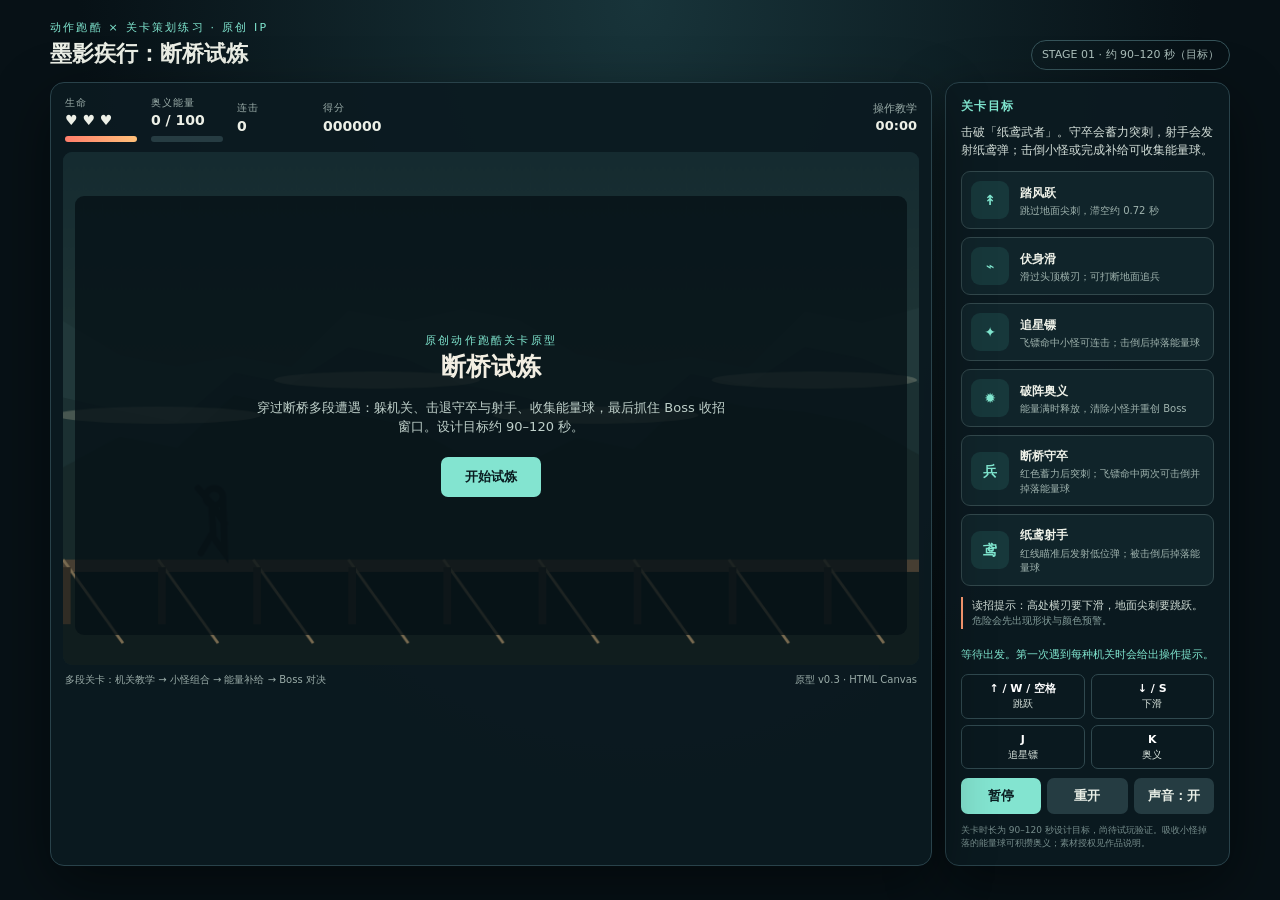
<file: moying/index.html>
<!doctype html>
<html lang="zh-CN">
<head>
<meta charset="utf-8"><meta name="viewport" content="width=device-width,initial-scale=1,maximum-scale=1,user-scalable=no">
<title>墨影疾行：断桥试炼</title>
<style>
:root{--paper:#edf0e7;--muted:#9aaca8;--cyan:#80e7d0;--orange:#ff9c72;--line:#29424a}*{box-sizing:border-box}body{margin:0;min-height:100vh;padding:20px;background:radial-gradient(ellipse at 50% 0,#18343a,#071116 62%);color:var(--paper);font:14px/1.45 system-ui,"Microsoft YaHei",sans-serif}.app{max-width:1180px;margin:auto}.head{display:flex;align-items:end;justify-content:space-between;margin:0 0 12px}.eyebrow{color:var(--cyan);font-size:11px;letter-spacing:.2em}.head h1{font-size:22px;margin:2px 0 0}.head .tag{font-size:11px;color:#adc1bd;border:1px solid #36545a;border-radius:20px;padding:6px 10px}.layout{display:grid;grid-template-columns:minmax(0,1fr) 285px;gap:13px}.gamebox,.side{border:1px solid var(--line);background:#0b1a20eF;border-radius:14px;box-shadow:0 20px 60px #0007}.gamebox{padding:12px;position:relative}.hud{display:flex;gap:14px;align-items:center;padding:1px 2px 10px}.hud-block{min-width:72px}.label{color:var(--muted);font-size:10px;letter-spacing:.09em}.value{font-weight:750;font-size:14px}.meter{height:6px;background:#263c42;border-radius:8px;overflow:hidden;margin-top:5px}.fill{height:100%;transition:width .13s}.hp-fill{background:linear-gradient(90deg,#ff7e6b,#ffc079)}.energy-fill{background:linear-gradient(90deg,#69d7c3,#b8f4cd)}.stage-name{margin-left:auto;text-align:right;color:var(--muted);font-size:11px}.stage-name b{display:block;color:var(--paper);font-size:13px}.canvas-wrap{position:relative}canvas{width:100%;height:auto;aspect-ratio:900/540;display:block;background:#10252b;border-radius:9px;touch-action:none}.bottomline{display:flex;justify-content:space-between;color:var(--muted);font-size:10px;padding:8px 2px 0}.side{padding:15px}.side h2{font-size:12px;letter-spacing:.12em;color:var(--cyan);margin:0 0 9px}.objective{font-size:12px;color:#d4dfd9;margin-bottom:12px}.skill{display:grid;grid-template-columns:40px 1fr;gap:9px;align-items:center;border:1px solid #32484c;background:#10242a;border-radius:9px;padding:9px;margin-bottom:8px}.skill-icon{width:38px;height:38px;border-radius:9px;background:#17383b;color:var(--cyan);display:grid;place-items:center;font-weight:800}.skill b{font-size:12px}.skill p{font-size:10px;color:#9fb3ae;margin:2px 0 0}.telegraph{border-left:2px solid var(--orange);padding:1px 0 1px 9px;color:#cfdbd4;font-size:11px;margin:11px 0}.telegraph span{display:block;color:#829b98;font-size:10px}.log{min-height:34px;color:var(--cyan);font-size:11px;padding:7px 0}.keygrid{display:grid;grid-template-columns:1fr 1fr;gap:6px}.key{border:1px solid #30494f;border-radius:7px;padding:6px;text-align:center;color:#d7e2db;font-size:10px}.key b{color:white;font-size:11px;display:block}.buttons{display:flex;gap:6px;margin-top:9px}.btn{background:#83e4d0;border:0;border-radius:7px;color:#0a1c20;font-weight:800;padding:9px;cursor:pointer}.btn.secondary{background:#253c42;color:#e8eee6}.buttons .btn{flex:1}.touch{display:none}.note{font-size:9px;color:#778e8d;margin-top:10px}.modal{position:absolute;inset:44px 12px 30px;border-radius:9px;background:#061116c9;display:grid;place-items:center;text-align:center;padding:20px}.modal-card{max-width:470px}.modal h2{font-size:25px;margin:0 0 8px;color:#f2eee2}.modal p{color:#bfd0ca;font-size:13px}.modal .btn{padding:11px 24px;margin-top:8px}.hidden{display:none!important}@media(max-width:800px){body{padding:10px}.layout{grid-template-columns:1fr}.side{display:grid;grid-template-columns:1fr 1fr;gap:0 9px}.side h2,.objective,.telegraph,.log,.keygrid,.buttons,.note{grid-column:1/-1}.touch{display:flex;justify-content:space-between;gap:8px;margin-top:8px}.touch .btn{flex:1;padding:11px}.head h1{font-size:18px}.head .tag{font-size:9px}}
</style>
</head>
<body>
<main class="app">
 <header class="head"><div><div class="eyebrow">动作跑酷 × 关卡策划练习 · 原创 IP</div><h1>墨影疾行：断桥试炼</h1></div><div class="tag">STAGE 01 · 约 90–120 秒（目标）</div></header>
 <div class="layout">
  <section class="gamebox">
   <div class="hud">
    <div class="hud-block"><div class="label">生命</div><div class="value" id="hpText">♥ ♥ ♥</div><div class="meter"><div id="hpBar" class="fill hp-fill" style="width:100%"></div></div></div>
    <div class="hud-block"><div class="label">奥义能量</div><div class="value" id="energyText">0 / 100</div><div class="meter"><div id="energyBar" class="fill energy-fill" style="width:0%"></div></div></div>
    <div class="hud-block"><div class="label">连击</div><div class="value" id="comboText">0</div></div>
    <div class="hud-block"><div class="label">得分</div><div class="value" id="scoreText">000000</div></div>
    <div class="stage-name"><span id="stagePhase">准备</span><b id="timerText">00:00</b></div>
   </div>
   <div class="canvas-wrap"><canvas id="game" width="900" height="540"></canvas>
    <div class="modal" id="modal"><div class="modal-card"><div class="eyebrow">原创动作跑酷关卡原型</div><h2 id="modalTitle">断桥试炼</h2><p id="modalText">穿过断桥多段遭遇：躲机关、击退守卒与射手、收集能量球，最后抓住 Boss 收招窗口。设计目标约 90–120 秒。</p><button class="btn" id="startBtn">开始试炼</button></div></div>
   </div>
   <div class="bottomline"><span>多段关卡：机关教学 → 小怪组合 → 能量补给 → Boss 对决</span><span>原型 v0.3 · HTML Canvas</span></div>
   <div class="touch"><button class="btn secondary" data-action="jump">跳跃</button><button class="btn secondary" data-action="slide">下滑</button><button class="btn" data-action="attack">飞镖</button><button class="btn" data-action="skill">奥义</button></div>
  </section>
  <aside class="side">
   <h2>关卡目标</h2><div class="objective">击破「纸鸢武者」。守卒会蓄力突刺，射手会发射纸鸢弹；击倒小怪或完成补给可收集能量球。</div>
   <div class="skill"><div class="skill-icon">↟</div><div><b>踏风跃</b><p>跳过地面尖刺，滞空约 0.72 秒</p></div></div>
   <div class="skill"><div class="skill-icon">⌁</div><div><b>伏身滑</b><p>滑过头顶横刃；可打断地面追兵</p></div></div>
   <div class="skill"><div class="skill-icon">✦</div><div><b>追星镖</b><p>飞镖命中小怪可连击；击倒后掉落能量球</p></div></div>
   <div class="skill"><div class="skill-icon">✹</div><div><b>破阵奥义</b><p>能量满时释放，清除小怪并重创 Boss</p></div></div>
   <div class="skill"><div class="skill-icon">兵</div><div><b>断桥守卒</b><p>红色蓄力后突刺；飞镖命中两次可击倒并掉落能量球</p></div></div>
   <div class="skill"><div class="skill-icon">鸢</div><div><b>纸鸢射手</b><p>红线瞄准后发射低位弹；被击倒后掉落能量球</p></div></div>
   <div class="telegraph" id="telegraph">读招提示：高处横刃要下滑，地面尖刺要跳跃。<span>危险会先出现形状与颜色预警。</span></div>
   <div class="log" id="log">等待出发。第一次遇到每种机关时会给出操作提示。</div>
   <div class="keygrid"><div class="key"><b>↑ / W / 空格</b>跳跃</div><div class="key"><b>↓ / S</b>下滑</div><div class="key"><b>J</b>追星镖</div><div class="key"><b>K</b>奥义</div></div>
   <div class="buttons"><button class="btn" id="pauseBtn">暂停</button><button class="btn secondary" id="restartBtn">重开</button><button class="btn secondary" id="soundBtn">声音：开</button></div>
   <div class="note">关卡时长为 90–120 秒设计目标，尚待试玩验证。吸收小怪掉落的能量球可积攒奥义；素材授权见作品说明。</div>
  </aside>
 </div>
</main>
<script>
(()=>{
const canvas=document.querySelector('#game'),ctx=canvas.getContext('2d'),W=canvas.width,H=canvas.height,ground=422;
const $=s=>document.querySelector(s),hpBar=$('#hpBar'),energyBar=$('#energyBar');
const ninjaArt=new Image();ninjaArt.src='assets/ninja-black-32x32.png';
const mobArt=new Image();mobArt.src='assets/roguelikeChar_transparent.png';
const music=new Audio('assets/project-utopia.ogg');music.loop=true;music.volume=.28;
const sfx={throw:new Audio('assets/audio/drop_001.ogg'),hit:new Audio('assets/audio/glass_001.ogg'),skill:new Audio('assets/audio/confirmation_001.ogg')};
let soundOn=true;
function play(name){if(!soundOn)return;let a=sfx[name];if(a){a.currentTime=0;a.volume=.48;a.play().catch(()=>{})}}
// 关卡事件使用距离配置，便于策划快速调节节奏。
const events=[
 {at:550,type:'spike'}, {at:1050,type:'blade'}, {at:1550,type:'soldier'},
 {at:2200,type:'spike'}, {at:2850,type:'archer'}, {at:3600,type:'blade'},
 {at:4300,type:'shard'}, {at:4850,type:'wave'}, {at:5750,type:'spike'},
 {at:6500,type:'soldier'}, {at:7350,type:'blade'}, {at:8100,type:'archer'},
 {at:9000,type:'wave'}, {at:9950,type:'shard'}, {at:10600,type:'spike'},
 {at:11350,type:'wave'}, {at:12300,type:'blade'}, {at:13000,type:'soldier'},
 {at:13800,type:'shard'}, {at:14500,type:'boss'}
];
let state,keys=new Set(),last=0,runId=0;
function fresh(){runId++;state={mode:'ready',t:0,distance:0,speed:240,hp:3,energy:0,combo:0,score:0,player:{y:ground,vy:0,jump:0,slide:0,inv:0,attack:0},entities:[],shots:[],enemyShots:[],fx:[],next:0,boss:null,tipFlags:{spike:false,blade:false,boss:false},bossHit:0};music.pause();music.currentTime=0;sync();paint()}
function msg(t){$('#log').textContent=t}
function sync(){let s=state;$('#hpText').textContent='♥ '.repeat(s.hp).trim()||'—';hpBar.style.width=(s.hp/3*100)+'%';$('#energyText').textContent=Math.floor(s.energy)+' / 100';energyBar.style.width=s.energy+'%';$('#comboText').textContent=s.combo;$('#scoreText').textContent=String(Math.floor(s.score)).padStart(6,'0');$('#timerText').textContent=`${String(Math.floor(s.t/60)).padStart(2,'0')}:${String(Math.floor(s.t%60)).padStart(2,'0')}`;$('#stagePhase').textContent=s.boss?(s.boss.hp<=50?'Boss 第二阶段':'Boss 对决'):(s.distance<1900?'操作教学':s.distance<4700?'第一段追击':s.distance<9000?'敌人混战':s.distance<14500?'断桥连战':'Boss 前整备')}
function begin(){if(state.mode==='paused'){state.mode='run';if(soundOn)music.play().catch(()=>{});last=performance.now();tick(runId);return}if(state.mode==='run')return;fresh();state.mode='run';$('#modal').classList.add('hidden');$('#pauseBtn').textContent='暂停';msg('出发！前方机关会提前亮起预警。');if(soundOn)music.play().catch(()=>{});last=performance.now();tick(runId)}
function over(win){state.mode=win?'win':'lose';music.pause();play(win?'skill':'hit');$('#modalTitle').textContent=win?'试炼完成':'试炼中断';$('#modalText').innerHTML=win?`击败纸鸢武者！<br>得分 ${Math.floor(state.score)} · 连击 ${state.combo} · 用时 ${Math.floor(state.t)} 秒`:`生命耗尽，最终得分 ${Math.floor(state.score)}。<br>可以重开挑战；留意守卒的突刺和射手的纸鸢弹。`;$('#startBtn').textContent='再来一次';$('#modal').classList.remove('hidden');$('#pauseBtn').textContent='暂停';sync()}
function togglePause(){if(state.mode==='run'){state.mode='paused';music.pause();$('#modalTitle').textContent='已暂停';$('#modalText').textContent='整理一下节奏，继续时从当前关卡进度接着挑战。';$('#startBtn').textContent='继续';$('#modal').classList.remove('hidden');$('#pauseBtn').textContent='继续'}else if(state.mode==='paused')begin()}
function jump(){if(state.mode!=='run'||state.player.jump>0)return;state.player.vy=-590;state.player.jump=.72;burst(145,ground,'#d6d7b8',5)}
function slide(){if(state.mode==='run')state.player.slide=.55}
function attack(){let s=state;if(s.mode!=='run')return;s.player.attack=.2;s.shots.push({x:190,y:s.player.y-(s.player.jump?20:32),vx:640,r:6});play('throw')}
function skill(){let s=state;if(s.mode!=='run'||s.energy<100){if(s.mode==='run')msg('奥义尚未充满：命中小怪、吸收能量球或成功闪避可积攒能量。');return}s.energy=0;s.score+=250;burst(185,state.player.y-30,'#a7ffe6',28);for(const e of [...s.entities])if(e.type==='enemy')killEnemy(e,'奥义击破');s.enemyShots=[];if(s.boss){s.boss.hp=Math.max(0,s.boss.hp-34);s.boss.hit=.5;if(s.boss.hp<=0){s.score+=1000;over(true)}}play('skill');msg('破阵奥义！清除小怪与纸鸢弹，并对 Boss 造成 34 点伤害。');sync()}
function hit(reason){let p=state.player;if(p.inv>0)return;p.inv=.95;state.hp--;state.combo=0;state.energy=Math.max(0,state.energy-12);msg(reason+'：损失 1 格生命，连击中断。');burst(160,p.y-15,'#ff9475',12);play('hit');if(state.hp<=0)over(false);sync()}
function burst(x,y,color,n){for(let i=0;i<n;i++){let a=Math.random()*Math.PI*2,sp=30+Math.random()*180;state.fx.push({x,y,vx:Math.cos(a)*sp,vy:Math.sin(a)*sp,life:.25+Math.random()*.5,color})}}
function keydown(e){let k=e.key.toLowerCase();if([' ','arrowup','arrowdown'].includes(k))e.preventDefault();if(keys.has(k))return;keys.add(k);if(k===' '||k==='arrowup'||k==='w')jump();if(k==='arrowdown'||k==='s')slide();if(k==='j'||k==='x')attack();if(k==='k'||k==='z')skill();if(k==='escape')togglePause()}
function tick(id){if(id!==runId||state.mode!=='run')return;let now=performance.now(),dt=Math.min(.035,(now-last)/1000);last=now;update(dt);paint();if(state.mode==='run')requestAnimationFrame(()=>tick(id))}
function makeEnemy(kind,x){return{type:'enemy',kind,x,y:ground,hp:kind==='soldier'?2:1,maxHp:kind==='soldier'?2:1,mode:'approach',timer:kind==='soldier'?.68:.82,age:0,flash:0,resolved:false,fired:false,dead:false}}
function spawnOrb(x,y,energy,fixed=false){state.entities.push({type:'orb',x,y,baseY:y,energy,age:0,hit:false,fixed})}
function killEnemy(enemy,source='追星镖击破'){if(enemy.dead)return;enemy.dead=true;state.score+=120;state.combo++;spawnOrb(enemy.x,ground-54,enemy.kind==='soldier'?18:16);burst(enemy.x,ground-35,'#9df1d8',10);msg(`${enemy.kind==='soldier'?'断桥守卒':'纸鸢射手'}${source}，掉落能量球。`)}
function damageEnemy(enemy){if(enemy.dead)return;enemy.hp--;enemy.flash=.18;if(enemy.hp<=0){killEnemy(enemy);return}enemy.mode='recover';enemy.timer=.38;enemy.resolved=true;enemy.x+=18;state.score+=30;msg('守卒受击！再命中一次即可击倒。')}
function spawnEvent(event){if(event.type==='boss'){state.boss={x:690,hp:100,max:100,mode:'intro',timer:1.35,hit:0,pattern:0};$('#telegraph').innerHTML='Boss：看清出招方向再躲。<span>地面横斩要跳；空中斩要下滑；收招后是输出窗口。</span>';msg('纸鸢武者拦路！留意红色攻击预警和收招硬直。');return}if(event.type==='wave'){state.entities.push(makeEnemy('soldier',W+35),makeEnemy('archer',W+300));msg('双人小队来袭：守卒准备突刺，射手锁定后发射纸鸢弹。');return}if(event.type==='soldier'||event.type==='archer'){state.entities.push(makeEnemy(event.type,W+45));msg(event.type==='soldier'?'断桥守卒逼近：蓄力时跳跃、下滑或用飞镖打断。':'纸鸢射手锁定中：注意红色瞄准线，跳跃或下滑躲弹。');return}if(event.type==='shard'){spawnOrb(W+45,ground-58,20,true);msg('发现能量球！接触即可吸收 20 点奥义能量。');return}state.entities.push({type:event.type,x:W+40,y:ground,hit:false,age:0})}
function updateEnemy(enemy,dt){const p=state.player;enemy.age+=dt;enemy.flash=Math.max(0,enemy.flash-dt);if(enemy.kind==='soldier'){if(enemy.mode==='approach'&&enemy.x<258){enemy.mode='tell';enemy.timer=.68;enemy.resolved=false;msg('守卒扬起红色武器：约 0.7 秒后突刺，可跳、滑或用飞镖打断。')}else if(enemy.mode==='tell'){enemy.timer-=dt;if(enemy.timer<=0){enemy.mode='attack';enemy.timer=.22;enemy.resolved=false}}else if(enemy.mode==='attack'){enemy.x-=280*dt;enemy.timer-=dt;if(!enemy.resolved&&enemy.x<215&&enemy.x>105){if(p.jump>0||p.slide>0||p.inv>0){pDodge(8);msg('躲过守卒突刺！获得 8 点能量。')}else hit('断桥守卒突刺');enemy.resolved=true}if(enemy.timer<=0)enemy.mode='recover'}else if(enemy.mode==='recover'){enemy.timer-=dt;if(enemy.timer<=0)enemy.mode='approach'}}else{if(enemy.mode==='approach'&&enemy.x<W-250){enemy.mode='aim';enemy.timer=.82;msg('纸鸢射手瞄准：红线出现后跳跃或下滑避开弹丸。')}else if(enemy.mode==='aim'){enemy.timer-=dt;if(enemy.timer<=0&&!enemy.fired){enemy.fired=true;enemy.mode='retreat';state.enemyShots.push({x:enemy.x-20,y:ground-35,vx:-430,r:10,dead:false});msg('纸鸢弹已发射！起跳或下滑离开弹道。')}}}}
function update(dt){let s=state,p=s.player;s.t+=dt;s.distance+=s.speed*dt;p.jump=Math.max(0,p.jump-dt);p.slide=Math.max(0,p.slide-dt);p.inv=Math.max(0,p.inv-dt);p.attack=Math.max(0,p.attack-dt);p.y+=p.vy*dt;p.vy+=1450*dt;if(p.y>ground){p.y=ground;p.vy=0}
 while(s.next<events.length&&s.distance>=events[s.next].at)spawnEvent(events[s.next++]);
 for(const e of s.entities){e.age=(e.age||0)+dt;if(e.type==='enemy'){if(e.mode==='tell'||e.mode==='aim')e.x+=s.speed*dt;else e.x-=s.speed*dt;updateEnemy(e,dt);continue}e.x-=s.speed*dt;if(e.type==='orb'){e.y=e.baseY+Math.sin(e.age*5)*5;if(Math.abs(e.x-158)<31&&Math.abs((p.y-36)-e.y)<52){e.hit=true;s.energy=Math.min(100,s.energy+e.energy);s.score+=45;burst(e.x,e.y,'#a7f1dc',14);play('skill');msg(`吸收能量球：+${e.energy} 奥义能量。`)}continue}if(e.type==='spike'&&!e.hit&&e.x<190&&e.x>122){if(p.y>ground-24&&p.slide<=0)hit('踩中地面尖刺');else{pDodge(10);msg('漂亮跳跃！避开尖刺并获得 10 点能量。')}e.hit=true}else if(e.type==='blade'&&!e.hit&&e.x<190&&e.x>122){if(p.slide<=0)hit('撞上头顶横刃');else{pDodge(10);msg('下滑成功！避开横刃并获得 10 点能量。')}e.hit=true}}
 s.entities=s.entities.filter(e=>e.x>-90&&!e.dead&&!e.hit);
 for(let i=s.shots.length-1;i>=0;i--){let q=s.shots[i];q.x+=q.vx*dt;let target=s.entities.find(e=>e.type==='enemy'&&!e.dead&&Math.abs(e.x-q.x)<31&&Math.abs(q.y-(ground-31))<58);if(target){damageEnemy(target);s.energy=Math.min(100,s.energy+5);burst(target.x,ground-35,'#8ce8d1',7);s.shots.splice(i,1);continue}if(s.boss&&Math.abs(q.x-s.boss.x)<48&&Math.abs(q.y-(ground-76))<95){let b=s.boss;if(b.mode==='recover'){b.hp=Math.max(0,b.hp-9);s.score+=180;s.combo++;s.energy=Math.min(100,s.energy+8);b.hit=.16;burst(b.x-30,ground-95,'#a9f4dd',9);msg('命中 Boss 硬直！抓住输出窗口。')}else{b.hp=Math.max(0,b.hp-2);s.score+=25;b.hit=.08}if(b.hp<=0){s.score+=1000;over(true)}s.shots.splice(i,1);continue}if(q.x>W+30)s.shots.splice(i,1)}
 for(const q of s.enemyShots){q.x+=q.vx*dt;if(Math.abs(q.x-158)<24&&p.y>ground-34&&p.slide<=0&&p.inv<=0){hit('被纸鸢射手命中');q.dead=true}else if(Math.abs(q.x-158)<30&&(p.jump>0||p.slide>0||p.inv>0)){q.dead=true;pDodge(6);msg('躲过纸鸢弹！获得 6 点能量。')}}s.enemyShots=s.enemyShots.filter(q=>!q.dead&&q.x>-35);
 if(s.boss){let b=s.boss;b.hit=Math.max(0,b.hit-dt);b.timer-=dt;if(b.mode==='intro'&&b.timer<=0){b.mode='windHigh';b.timer=.8;msg('Boss 预警：地面横斩！跳跃闪避。')}else if(b.mode==='windHigh'&&b.timer<=0){b.mode='sweepHigh';b.lastAttack='high';b.timer=.34;if(p.y>=ground-24&&p.slide<=0)hit('未跳过地面横斩');else{pDodge(18);msg('完美闪避！Boss 攻击落空，获得奥义能量。')}}else if(b.mode==='sweepHigh'&&b.timer<=0){b.mode='recover';b.timer=1.05;msg('Boss 收招！现在是输出窗口。')}else if(b.mode==='recover'&&b.timer<=0){b.mode=b.lastAttack==='high'?'windLow':'windHigh';b.timer=.75;msg(b.mode==='windLow'?'Boss 预警：空中斩！下滑闪避。':'Boss 预警：地面横斩！跳跃闪避。')}else if(b.mode==='windLow'&&b.timer<=0){b.mode='sweepLow';b.lastAttack='low';b.timer=.32;if(p.slide<=0)hit('未下滑躲开空中斩');else{pDodge(18);msg('完美闪避！Boss 攻击落空，获得奥义能量。')}}else if(b.mode==='sweepLow'&&b.timer<=0){b.mode='recover';b.timer=.95;msg('Boss 收招！攻击键命中可积攒奥义。')}if(b.hp<=0&&s.mode==='run')over(true)}
 s.score+=dt*4;s.fx.forEach(q=>{q.x+=q.vx*dt;q.y+=q.vy*dt;q.life-=dt});s.fx=s.fx.filter(q=>q.life>0);if(s.t>115&&s.mode==='run')over(false);sync()}
function pDodge(amount){state.energy=Math.min(100,state.energy+amount);state.score+=45;state.combo++}
function drawEntities(s){for(const e of s.entities){if(e.type==='orb'){drawOrb(e);continue}if(e.type==='enemy'){drawEnemy(e);continue}if(e.hit)continue;if(e.type==='spike'){ctx.fillStyle='#d49a62';ctx.beginPath();ctx.moveTo(e.x-18,ground+8);ctx.lineTo(e.x,ground-34);ctx.lineTo(e.x+18,ground+8);ctx.closePath();ctx.fill();ctx.fillStyle='#ffb67544';ctx.fillRect(e.x-35,ground-5,70,6)}else if(e.type==='blade'){ctx.fillStyle='#e4d9b9';ctx.fillRect(e.x-4,ground-103,8,40);ctx.fillStyle='#d8765a';ctx.beginPath();ctx.moveTo(e.x-25,ground-62);ctx.lineTo(e.x,ground-48);ctx.lineTo(e.x+25,ground-62);ctx.lineTo(e.x,ground-55);ctx.closePath();ctx.fill();ctx.fillStyle='#ff705044';ctx.fillRect(e.x-36,ground-37,72,5)}}}
function drawEnemy(e){const bob=Math.sin(state.t*7+e.x*.04)*2;ctx.save();if(e.flash>0)ctx.globalAlpha=.5;if(mobArt.complete&&mobArt.naturalWidth){ctx.imageSmoothingEnabled=false;const sprite=e.kind==='soldier'?{x:17,y:119}:{x:0,y:170};ctx.drawImage(mobArt,sprite.x,sprite.y,16,16,e.x-27,ground-55+bob,54,54)}else{ctx.fillStyle=e.kind==='soldier'?'#d97845':'#52c8b4';ctx.beginPath();ctx.arc(e.x,ground-29+bob,23,0,Math.PI*2);ctx.fill()}ctx.globalAlpha=1;ctx.fillStyle='#091719d9';ctx.fillRect(e.x-42,ground-79+bob,84,15);ctx.fillStyle=e.kind==='soldier'?'#ffd5a7':'#a8f3e2';ctx.font='bold 10px system-ui';ctx.textAlign='center';ctx.fillText(e.kind==='soldier'?'断桥守卒':'纸鸢射手',e.x,ground-68+bob);if(e.hp<e.maxHp){ctx.fillStyle='#412c29';ctx.fillRect(e.x-20,ground-62+bob,40,4);ctx.fillStyle='#ff9c72';ctx.fillRect(e.x-20,ground-62+bob,40*e.hp/e.maxHp,4)}if(e.kind==='soldier'&&e.mode==='tell'){ctx.fillStyle='#ff805e';ctx.beginPath();ctx.moveTo(e.x-5,ground-91+bob);ctx.lineTo(e.x+5,ground-91+bob);ctx.lineTo(e.x,ground-84+bob);ctx.closePath();ctx.fill()}if(e.kind==='archer'&&e.mode==='aim'){ctx.strokeStyle='#ff8765aa';ctx.setLineDash([7,7]);ctx.lineWidth=2;ctx.beginPath();ctx.moveTo(e.x-12,ground-34);ctx.lineTo(160,ground-34);ctx.stroke();ctx.setLineDash([])}ctx.restore()}
function drawOrb(e){const x=e.x,y=e.y,phase=state.t*4+e.x*.03;ctx.save();ctx.globalAlpha=.32;ctx.fillStyle='#74f3d4';ctx.beginPath();ctx.arc(x,y,20+Math.sin(phase)*2,0,Math.PI*2);ctx.fill();ctx.globalAlpha=.95;ctx.fillStyle='#8ef2d6';ctx.beginPath();ctx.moveTo(x,y-13);ctx.lineTo(x+10,y-4);ctx.lineTo(x+7,y+9);ctx.lineTo(x,y+14);ctx.lineTo(x-7,y+9);ctx.lineTo(x-10,y-4);ctx.closePath();ctx.fill();ctx.fillStyle='#eafff5';ctx.beginPath();ctx.arc(x-2,y-4,3,0,Math.PI*2);ctx.fill();ctx.fillStyle='#f7e5a5';ctx.font='bold 10px system-ui';ctx.textAlign='center';ctx.fillText('+'+e.energy,x,y-20);ctx.restore()}
function drawEnemyShots(){for(const q of state.enemyShots){ctx.save();ctx.strokeStyle='#ff735c99';ctx.lineWidth=3;ctx.beginPath();ctx.moveTo(q.x+13,q.y);ctx.lineTo(q.x+29,q.y);ctx.stroke();ctx.fillStyle='#ff9b69';ctx.beginPath();ctx.moveTo(q.x-9,q.y);ctx.lineTo(q.x+2,q.y-7);ctx.lineTo(q.x+5,q.y);ctx.lineTo(q.x+2,q.y+7);ctx.closePath();ctx.fill();ctx.restore()}}
function drawNinja(x,y,slide=false,flash=false){ctx.save();ctx.globalAlpha=flash?.48:1;if(ninjaArt.complete&&ninjaArt.naturalWidth){let col=slide?6:(state.player.attack>0?3:(state.player.jump>0?2:1));let row=slide?Math.floor(state.t*8)%4:(state.player.attack>0?Math.floor(state.t*18)%6:(state.player.jump>0?1:Math.floor(state.t*10)%6));ctx.imageSmoothingEnabled=false;ctx.drawImage(ninjaArt,col*32,row*32,32,32,x-40,y-72,80,80)}else{ctx.translate(x,y);ctx.strokeStyle='#10181a';ctx.lineWidth=7;ctx.lineCap='round';ctx.beginPath();ctx.moveTo(0,-19);ctx.lineTo(-2,-52);ctx.moveTo(-2,-52);ctx.lineTo(12,-31);ctx.moveTo(-2,-52);ctx.lineTo(-16,-68);ctx.moveTo(-2,-19);ctx.lineTo(-13,0);ctx.moveTo(-2,-19);ctx.lineTo(12,0);ctx.arc(1,-59,9,0,7);ctx.stroke()}ctx.restore()}
function paint(){let s=state;if(!s)return;ctx.clearRect(0,0,W,H);let sky=ctx.createLinearGradient(0,0,0,H);sky.addColorStop(0,'#152b30');sky.addColorStop(.58,'#243a39');sky.addColorStop(1,'#182620');ctx.fillStyle=sky;ctx.fillRect(0,0,W,H);
 // Ink mountains and drifting mist
 for(let layer=0;layer<3;layer++){let y=190+layer*49,off=(s.distance*(.07+layer*.06))%290;ctx.fillStyle=['#21383a','#1b3032','#17292a'][layer];ctx.beginPath();ctx.moveTo(0,H);for(let x=-300-off;x<W+300;x+=120){let peak=y+Math.sin((x+off)*.013+layer)*34;ctx.lineTo(x,peak);ctx.lineTo(x+60,peak+12)}ctx.lineTo(W,H);ctx.closePath();ctx.fill()}
 ctx.fillStyle='#e5d9ba';ctx.globalAlpha=.22;for(let i=0;i<5;i++){let x=((i*230-s.distance*.22)%(W+260)+W+260)%(W+260)-130;ctx.beginPath();ctx.ellipse(x,240+i%2*37,108,9,0,0,7);ctx.fill()}ctx.globalAlpha=1;
 // Bridge rails
 ctx.fillStyle='#101d1e';ctx.fillRect(0,ground+7,W,H-ground);ctx.fillStyle='#463e32';ctx.fillRect(0,ground+7,W,13);ctx.strokeStyle='#796b51';ctx.lineWidth=3;for(let x=-((s.distance*.8)%100);x<W;x+=100){ctx.beginPath();ctx.moveTo(x,ground+7);ctx.lineTo(x+63,ground+95);ctx.stroke();ctx.fillStyle='#302c24';ctx.fillRect(x,ground+15,8,60)}
 // Hazards, cartoon enemies and floating energy pickups
 drawEntities(s);
 let p=s.player;drawNinja(158,p.y-(p.jump?0:0),p.slide>0,p.inv>0&&Math.floor(s.t*18)%2===0);
 // Shuriken projectiles
 s.shots.forEach(q=>{ctx.save();ctx.translate(q.x,q.y);ctx.rotate(s.t*12);ctx.fillStyle='#a7f1dc';ctx.beginPath();for(let i=0;i<8;i++){let a=i*Math.PI/4,r=i%2?4:12;ctx.lineTo(Math.cos(a)*r,Math.sin(a)*r)}ctx.closePath();ctx.fill();ctx.restore()});
 drawEnemyShots();
 // Boss arrival and readable state tell
 if(s.boss){let b=s.boss,x=b.x,y=ground-66;ctx.fillStyle='#121918';ctx.beginPath();ctx.ellipse(x,ground+4,65,15,0,0,7);ctx.fill();ctx.globalAlpha=b.hit>0?.58:1;ctx.strokeStyle='#151c1b';ctx.lineWidth=9;ctx.lineCap='round';ctx.beginPath();ctx.moveTo(x,y+10);ctx.lineTo(x-2,y-34);ctx.lineTo(x-23,y-10);ctx.moveTo(x-2,y-34);ctx.lineTo(x+20,y-12);ctx.lineTo(x+31,y+8);ctx.moveTo(x-2,y-34);ctx.lineTo(x-15,y-52);ctx.moveTo(x-15,y-52);ctx.lineTo(x+10,y-50);ctx.moveTo(x-2,y-34);ctx.lineTo(x+20,y-49);ctx.moveTo(x,y+10);ctx.lineTo(x-16,y+41);ctx.moveTo(x,y+10);ctx.lineTo(x+17,y+41);ctx.stroke();ctx.fillStyle='#cf684f';ctx.beginPath();ctx.arc(x+1,y-48,4,0,7);ctx.fill();ctx.globalAlpha=1;
 ctx.fillStyle='#392e28';ctx.fillRect(x-54,65,108,7);ctx.fillStyle='#ee8463';ctx.fillRect(x-54,65,108*b.hp/b.max,7);ctx.fillStyle='#f0e8d4';ctx.font='12px system-ui';ctx.textAlign='center';ctx.fillText('紙鳶武者',x,57);
 if(b.mode==='windHigh'){ctx.fillStyle='#ff89645a';ctx.fillRect(0,ground-13,700,12);ctx.fillStyle='#ffd2a9';ctx.font='bold 17px system-ui';ctx.textAlign='left';ctx.fillText('↑ 跳跃躲避',45,ground-28)}if(b.mode==='windLow'){ctx.fillStyle='#ff896455';ctx.fillRect(0,ground-102,700,10);ctx.fillStyle='#ffd2a9';ctx.font='bold 17px system-ui';ctx.textAlign='left';ctx.fillText('↓ 下滑躲避',45,ground-116)}if(b.mode==='sweepHigh'||b.mode==='sweepLow'){ctx.fillStyle='#ff7650';ctx.globalAlpha=.78;ctx.beginPath();ctx.moveTo(0,ground-10);ctx.lineTo(690,ground-58);ctx.lineTo(690,ground-4);ctx.closePath();ctx.fill();ctx.globalAlpha=1}if(b.mode==='recover'){ctx.fillStyle='#95efd3';ctx.textAlign='center';ctx.font='bold 15px system-ui';ctx.fillText('破绽！',x,ground-133)}}
 s.fx.forEach(q=>{ctx.globalAlpha=Math.min(1,q.life*2);ctx.fillStyle=q.color;ctx.beginPath();ctx.arc(q.x,q.y,3,0,7);ctx.fill()});ctx.globalAlpha=1;
 // Stage signposts and countdown feel
 if(s.mode==='run'&&s.t<4){ctx.fillStyle='#f0e7d4';ctx.globalAlpha=Math.max(0,1-s.t/4);ctx.font='bold 18px system-ui';ctx.fillText('越过断桥，追上纸鸢武者',36,120);ctx.globalAlpha=1}
}
window.addEventListener('keydown',keydown);window.addEventListener('keyup',e=>keys.delete(e.key.toLowerCase()));$('#startBtn').addEventListener('click',()=>{if(state.mode==='paused'){ $('#modal').classList.add('hidden');begin()}else begin()});$('#pauseBtn').addEventListener('click',togglePause);$('#restartBtn').addEventListener('click',()=>{fresh();begin()});$('#soundBtn').addEventListener('click',()=>{soundOn=!soundOn;$('#soundBtn').textContent=`声音：${soundOn?'开':'关'}`;if(soundOn&&state.mode==='run')music.play().catch(()=>{});else music.pause()});document.querySelectorAll('[data-action]').forEach(btn=>{let action=btn.dataset.action;btn.addEventListener('pointerdown',e=>{e.preventDefault();({jump,slide,attack,skill})[action]()})});fresh();
})();
</script>
</body>
</html>
</file>
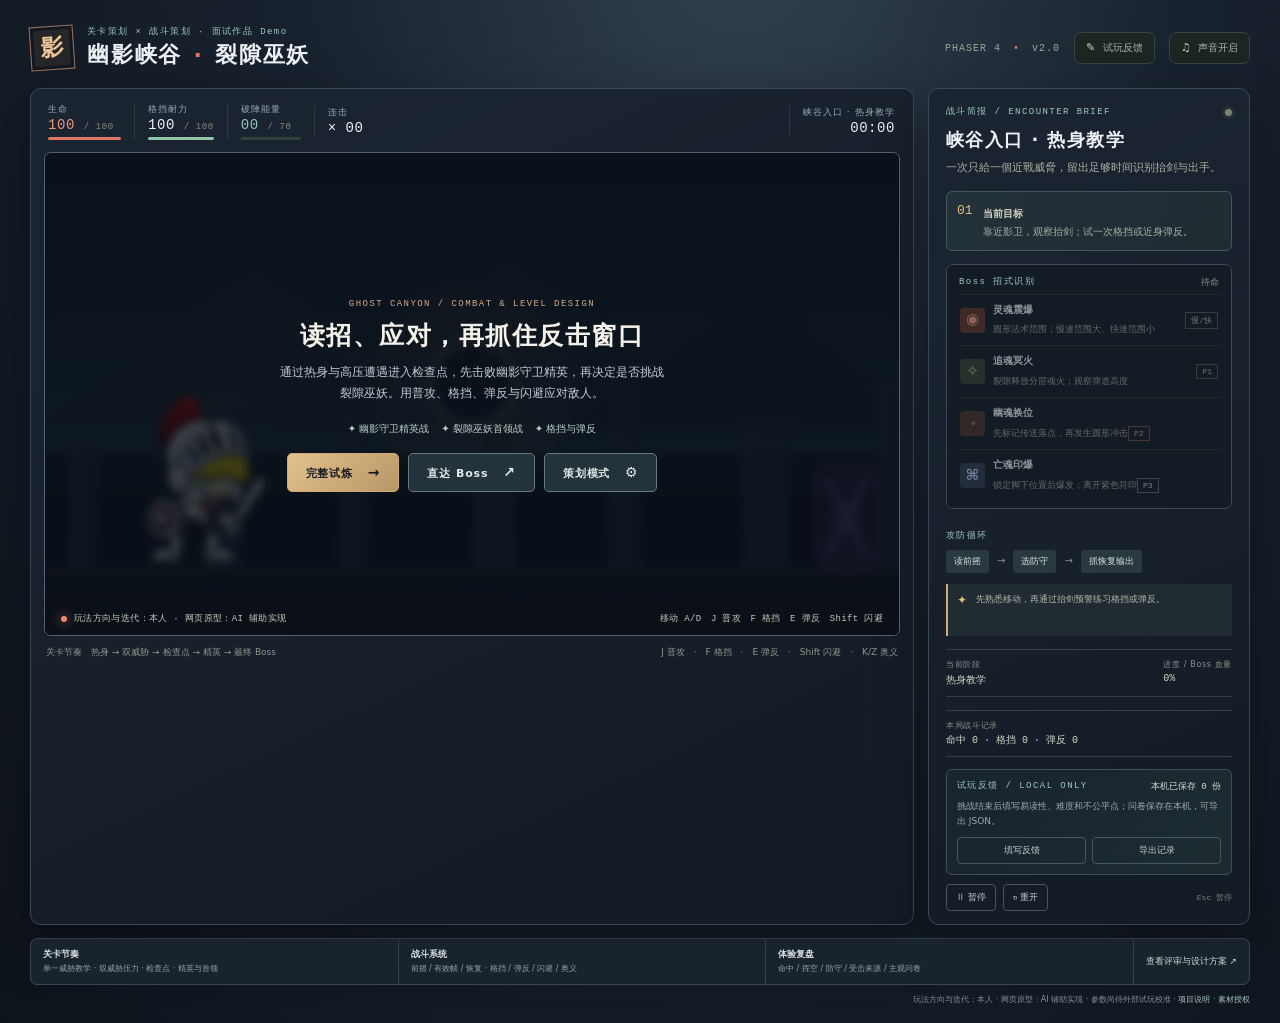
<file: index-v2.html>
<!doctype html>
<html lang="zh-CN">
<head>
  <meta charset="utf-8">
  <meta name="viewport" content="width=device-width, initial-scale=1, maximum-scale=1, user-scalable=no">
  <meta name="theme-color" content="#10161f">
  <title>幽影峡谷 · 裂隙巫妖 | 战斗与关卡策划 Demo</title>
  <link rel="stylesheet" href="style.css">
  <link rel="stylesheet" href="game-v2.css?v=202610102243">
</head>
<body class="demo-v2">
  <div id="boot-error" role="alert" hidden></div>
  <script>
    const showBootError = (message) => {
      const box = document.getElementById('boot-error');
      if (box) { box.textContent = `Demo 启动失败：${message}`; box.hidden = false; }
    };
    window.addEventListener('error', (event) => showBootError(event.message || '资源加载失败'));
    window.addEventListener('unhandledrejection', (event) => showBootError(event.reason?.message || String(event.reason || '异步加载失败')));
  </script>
  <div id="local-open-help" class="local-open-help" hidden>
    <section class="local-open-card">
      <div class="seal">影</div>
      <h2>再一步就能打开</h2>
      <p>请先完整解压 Demo，然后回到文件夹双击 <b>启动Demo.bat</b>。它会启动本机服务并自动打开游戏。</p>
      <p class="muted">请不要直接双击 index.html 或 index-v2.html；浏览器会拦截本地游戏素材。</p>
    </section>
  </div>
  <main class="app">
    <header class="masthead">
      <div class="brand">
        <div class="seal">影</div>
        <div>
          <div class="kicker">关卡策划 × 战斗策划 · 面试作品 Demo</div>
          <h1>幽影峡谷 <span>·</span> 裂隙巫妖</h1>
        </div>
      </div>
      <div class="header-actions">
        <span class="version">PHASER 4 <i>•</i> v2.0</span>
        <button id="feedbackOpen" class="icon-button" type="button">✎ <span>试玩反馈</span></button>
        <button id="soundBtn" class="icon-button" type="button" aria-label="切换声音">♫ <span>声音开启</span></button>
      </div>
    </header>

    <div class="layout">
      <section class="play-column">
        <div class="hud">
          <div class="hud-stat life">
            <span class="hud-label">生命</span>
            <strong id="hpText">100 <small>/ 100</small></strong>
            <div class="mini-meter"><i id="hpFill"></i></div>
          </div>
          <div class="hud-stat stamina">
            <span class="hud-label">格挡耐力</span>
            <strong id="staminaText">100 <small>/ 100</small></strong>
            <div class="mini-meter"><i id="staminaFill"></i></div>
          </div>
          <div class="hud-stat resource">
            <span class="hud-label" id="energyLabel">破阵能量</span>
            <strong id="energyText">00 <small>/ 70</small></strong>
            <div class="mini-meter"><i id="energyFill"></i></div>
          </div>
          <div class="hud-stat">
            <span class="hud-label">连击</span>
            <strong id="comboText">× 00</strong>
          </div>
          <div class="hud-stat right">
            <span class="hud-label" id="phaseText">峡谷入口</span>
            <strong id="timeText">00:00</strong>
          </div>
        </div>

        <div class="stage-frame" id="stage-frame">
          <canvas id="stage" width="960" height="540" aria-label="横版动作关卡、格挡与弹反Boss战"></canvas>
          <div id="overlay" class="overlay">
            <div class="overlay-card">
              <div class="overlay-kicker">GHOST CANYON / COMBAT & LEVEL DESIGN</div>
              <h2 id="overlayTitle">读招、应对，再抓住反击窗口</h2>
              <p id="overlayText">通过热身与高压遭遇进入检查点，先击败幽影守卫精英，再决定是否挑战裂隙巫妖。用普攻、格挡、弹反与闪避应对敌人。</p>
              <div class="overlay-meta"><span>✦ 幽影守卫精英战</span><span>✦ 裂隙巫妖首领战</span><span>✦ 格挡与弹反</span></div>
              <div class="overlay-actions">
                <button id="startBtn" class="primary" type="button">完整试炼 <b>→</b></button>
                <button id="bossBtn" class="secondary" type="button">直达 Boss <b>↗</b></button>
                <button id="debugBtn" class="secondary" type="button" title="选择关卡和受伤规则">策划模式 <b>⚙</b></button>
              </div>
              <div id="plannerPanel" class="planner-panel" hidden>
                <label>测试关卡
                  <select id="plannerStage">
                    <option value="warmup">峡谷入口 · 热身教学</option>
                    <option value="pressure">回音峡道 · 双威胁</option>
                    <option value="rest">断桥检查点</option>
                    <option value="elite">幽影守卫 · 精英战</option>
                    <option value="rift-p1">裂隙巫妖 · P1</option>
                    <option value="rift-p2">裂隙巫妖 · P2</option>
                    <option value="rift-p3">裂隙巫妖 · P3</option>
                    <option value="rift-p4">裂隙巫妖 · P4</option>
                  </select>
                </label>
                <label class="planner-damage"><input id="plannerDamage" type="checkbox" checked> 玩家会受到伤害</label>
                <div class="planner-actions">
                  <button id="plannerStart" class="primary" type="button">开始测试</button>
                  <button id="plannerCancel" class="secondary" type="button">取消</button>
                </div>
              </div>
              <div id="resultSummary" class="result-summary" hidden></div>
            </div>
          </div>
          <div class="canvas-caption"><span><i></i> 玩法方向与迭代：本人 · 网页原型：AI 辅助实现</span><span>移动 A/D　J 普攻　F 格挡　E 弹反　Shift 闪避</span></div>
        </div>

        <div class="touch-controls" aria-label="触屏操作">
          <div class="move-pad"><button data-action="left" type="button">←</button><button data-action="right" type="button">→</button></div>
          <div class="action-pad">
            <button data-action="jump" type="button">跳</button>
            <button data-action="dodge" type="button">闪</button>
            <button data-action="guard" class="guard-key" type="button">格挡</button>
            <button data-action="attack" class="attack-key" type="button">斩</button>
            <button data-action="parry" class="parry-key" type="button">弹反</button>
            <button data-action="ultimate" class="ultimate-key" type="button">奥义</button>
          </div>
        </div>
        <footer class="play-footer">
          <span>关卡节奏　热身 → 双威胁 → 检查点 → 精英 → 最终 Boss</span>
          <span>J 普攻　·　F 格挡　·　E 弹反　·　Shift 闪避　·　K/Z 奥义</span>
        </footer>
      </section>

      <aside class="briefing">
        <div class="brief-top"><span class="section-label">战斗简报 / ENCOUNTER BRIEF</span><span class="status-dot" id="statusDot"></span></div>
        <h2 id="encounterName">幽影峡谷入口</h2>
        <p class="brief-copy" id="encounterCopy">先用单一敌人教学，再逐步增加威胁类型，最后进入Boss测试。</p>

        <div class="objective">
          <span class="objective-mark">01</span>
          <div><b>当前目标</b><p id="objectiveText">走近影卫，观察抬剑，再选择格挡或弹反。</p></div>
        </div>

        <div class="move-card">
          <div class="move-head"><span class="section-label">Boss 招式识别</span><span id="moveTimer" class="move-timer">待命</span></div>
          <div class="move-item" id="moveSlash"><span class="move-symbol low-symbol">◉</span><div><b>灵魂震爆</b><small>圆形法术范围；慢速范围大、快速范围小</small></div><span class="move-tag">慢/快</span></div>
          <div class="move-item" id="moveShot"><span class="move-symbol drop-symbol">✧</span><div><b>追魂冥火</b><small>裂隙释放分层魂火；观察弹道高度</small></div><span class="move-tag">P1</span></div>
          <div class="move-item" id="moveRush"><span class="move-symbol combo-symbol">⌾</span><div><b>幽魂换位</b><small>先标记传送落点，再发生圆形冲击</small><span class="move-tag p2">P2</span></div></div>
          <div class="move-item" id="moveWave"><span class="move-symbol wave-symbol">⌘</span><div><b>亡魂印爆</b><small>锁定脚下位置后爆发；离开紫色符印</small><span class="move-tag p3">P3</span></div></div>
        </div>

        <div class="combat-loop"><span class="section-label">攻防循环</span><div class="loop"><span>读前摇</span><i>→</i><span>选防守</span><i>→</i><span>抓恢复输出</span></div></div>
        <div class="live-note"><span class="note-icon">✦</span><p id="feedback">同一招式的预警、判定距离与危险区域使用同一套数据。</p></div>

        <div class="brief-bottom"><div><span>当前阶段</span><b id="phaseLabel">热身教学</b></div><div><span>进度 / Boss 血量</span><b id="progressLabel">0%</b></div></div>
        <div class="brief-bottom"><div><span>本局战斗记录</span><b id="combatStats">命中 0 · 格挡 0 · 弹反 0</b></div></div>

        <div class="playtest-card">
          <div><span class="section-label">试玩反馈 / LOCAL ONLY</span><b id="feedbackCount">本机已保存 0 份</b></div>
          <p>挑战结束后填写易读性、难度和不公平点；问卷保存在本机，可导出 JSON。</p>
          <div class="playtest-actions"><button id="feedbackOpen2" class="quiet" type="button">填写反馈</button><button id="exportFeedbackBtn" class="quiet" type="button">导出记录</button></div>
        </div>

        <div class="controls-row"><button id="pauseBtn" class="quiet" type="button">Ⅱ 暂停</button><button id="restartBtn" class="quiet" type="button">↻ 重开</button><span class="sound-note">Esc 暂停</span></div>
      </aside>
    </div>

    <div class="design-strip">
      <div><b>关卡节奏</b><span>单一威胁教学 · 双威胁压力 · 检查点 · 精英与首领</span></div>
      <div><b>战斗系统</b><span>前摇 / 有效帧 / 恢复 · 格挡 / 弹反 / 闪避 / 奥义</span></div>
      <div><b>体验复盘</b><span>命中 / 挥空 / 防守 / 受击来源 / 主观问卷</span></div>
      <a href="战斗关卡评审与迭代方案_v2.md" target="_blank" rel="noopener">查看评审与设计方案 ↗</a>
    </div>
    <p class="credits">玩法方向与迭代：本人 · 网页原型：AI 辅助实现 · 参数尚待外部试玩校准 · <a href="README.md" target="_blank">项目说明</a> · <a href="素材来源.md" target="_blank">素材授权</a></p>
  </main>

  <div class="story-overlay" id="storyOverlay" hidden>
    <section class="story-card" role="dialog" aria-modal="true" aria-labelledby="storyTitle">
      <div class="story-kicker">CHAPTER 04 · THE HAND BEHIND THE VEIL</div>
      <h2 id="storyTitle">裂隙彼端，有人在等你</h2>
      <div id="storyNarrative" class="story-narrative">
        <p>幽影守卫倒下，盔甲里却没有血。裂纹中涌出的黑雾，正被远处的裂隙一缕缕吸走。</p>
        <p>“我只是看门人……”守卫的声音从空盔里传来，“峡谷的战乱、这场试炼……都是那个人安排的。”</p>
        <p>裂隙深处响起熟悉的低语：“让他们一路厮杀、变强，再亲自把他们带到我面前。”</p>
        <p>你终于明白：操纵幽影守卫、引发峡谷异变的幕后黑手，正是裂隙巫妖。它一直在用这场试炼筛选挑战者。</p>
        <div class="story-actions">
          <button id="storyNext" class="primary" type="button">读完，做出选择 <b>→</b></button>
          <button id="storySkip" class="secondary" type="button">跳过剧情 <b>Space</b></button>
        </div>
      </div>
      <div id="storyChoice" class="story-choice" hidden>
        <p>裂隙正在扩张。你要追进去，终结这一切吗？</p>
        <div class="story-actions">
          <button id="challengeRiftBtn" class="primary" type="button">继续挑战最终 Boss <b>⚔</b></button>
          <button id="leaveRiftBtn" class="secondary" type="button">暂不挑战，回到峡谷 <b>↩</b></button>
        </div>
      </div>
      <div class="story-hint">按 Space 跳过剧情并直接选择；跳过不会替你选择是否开战。</div>
    </section>
  </div>

  <div class="feedback-modal" id="feedbackModal" hidden>
    <div class="feedback-scrim" data-close-feedback></div>
    <section class="feedback-panel" role="dialog" aria-modal="true" aria-labelledby="feedbackTitle">
      <button class="modal-close" type="button" data-close-feedback aria-label="关闭">×</button>
      <div class="overlay-kicker">PLAYTEST / LOCAL SAVE</div>
      <h2 id="feedbackTitle">记录试玩反馈</h2>
      <p class="modal-copy">反馈只保存在当前浏览器，不会上传。请按刚才这局的实际体验填写。</p>
      <form id="feedbackForm">
        <div class="form-grid">
          <label>总体体验
            <select name="rating" required><option value="">请选择</option><option value="1">1 · 不喜欢</option><option value="2">2 · 有明显问题</option><option value="3">3 · 一般</option><option value="4">4 · 不错</option><option value="5">5 · 很喜欢</option></select>
          </label>
          <label>招式预警是否看懂
            <select name="readability" required><option value="">请选择</option><option value="1">1 · 基本看不懂</option><option value="2">2 · 看懂少部分</option><option value="3">3 · 一般</option><option value="4">4 · 大多看懂</option><option value="5">5 · 清楚易懂</option></select>
          </label>
          <label>整体难度
            <select name="difficulty" required><option value="">请选择</option><option value="tooEasy">太容易</option><option value="good">合适</option><option value="tooHard">太难</option></select>
          </label>
          <label>最有用的应对
            <select name="favoriteDefense"><option value="">请选择</option><option value="guard">格挡</option><option value="parry">弹反</option><option value="dodge">闪避/跳跃</option><option value="attack">攻击压制</option></select>
          </label>
        </div>
        <label class="comment-field">最不公平或最想改的一处
          <textarea name="comment" rows="4" maxlength="600" placeholder="例如：P2突进前摇太短；地面安全区颜色不明显；格挡反馈不够……"></textarea>
        </label>
        <div class="form-footer"><span id="feedbackError" role="status"></span><button class="primary" type="submit">保存本机反馈 <b>✓</b></button></div>
      </form>
    </section>
  </div>

  <audio id="bgm" src="assets/project-utopia.ogg" loop preload="none"></audio>
  <!-- P5 主题与燃尽终曲（本项目程序合成） -->
  <audio id="bgmP5" src="assets/audio/music_p5.wav" loop preload="none"></audio>
  <audio id="stingBurnout" src="assets/audio/music_burnout.wav" preload="none"></audio>
  <!--
    资源就绪前的点击要排队 —— 必须放在 phaser.min.js **之前**。
    原因：game-v2.js 里 window.startGhostCanyon 是在 create() 末尾才赋值的，
    而 create() 要等素材下载完。如果占位函数放在 Phaser 后面，它自己也要等
    1.4MB 的引擎下完才执行，那段时间点击照样没反应。
    这里先放一个占位函数把请求记下来，游戏准备好后自动执行。
  -->
  <script>
    (function () {
      var pending = null;
      var real = null;
      window.startGhostCanyon = function (mode) {
        if (real) return real(mode);
        pending = mode || 'full';
        var f = document.getElementById('feedback');
        if (f) f.textContent = '資源載入中……下載完成後會自動開始，不用重新整理。';
      };
      window.toggleGhostPause = function () {
        if (real && window.ghostCanyonScene) window.ghostCanyonScene.togglePause();
      };
      window.__bindRealStart = function (fn) {
        real = fn;
        if (pending) { var m = pending; pending = null; fn(m); }
      };
      // 关键：按钮的处理函数是游戏在 create() 里挂的，资源没就绪时按钮等于没接线，
      // 点击根本进不到上面那个占位函数。所以这里在**捕获阶段**先接住，
      // 就绪前拦下这次点击并排队；就绪后不拦，交给游戏自己的处理函数。
      document.addEventListener('click', function (e) {
        if (real) return;
        var t = e.target && e.target.closest ? e.target.closest('#startBtn,#bossBtn') : null;
        if (!t) return;
        e.preventDefault();
        e.stopPropagation();
        window.startGhostCanyon(t.id === 'bossBtn' ? 'boss' : 'full');
      }, true);
    })();
  </script>
  <script src="assets/phaser.min.js"></script>
  <script src="feedback-v2.js?v=202610102243"></script>
  <script src="game-v2.js?v=202610102243"></script>
  <!-- 手机竖屏提示横幅：只在触屏+竖屏时出现，桌面端不影响 -->
  <script src="assets/mobile-hint.js?v=202610102243"></script>
  <script>if (location.protocol === 'file:') document.getElementById('local-open-help').hidden = false;</script>
</body>
</html>
</file>
<file: style.css>
:root{--bg:#111918;--panel:#18211f;--panel2:#1d2926;--line:#34413b;--paper:#ebe5d3;--muted:#969b8b;--green:#afc8a5;--jade:#83c1a8;--rust:#cb7358;--gold:#d4b77c;--mono:'DM Mono',monospace}*{box-sizing:border-box}body{margin:0;min-height:100vh;background:radial-gradient(ellipse at 55% -10%,#28352d 0,#151c19 44%,#0e1413 100%);color:var(--paper);font:14px/1.45 'Noto Sans SC',system-ui,sans-serif}.app{max-width:1440px;margin:auto;padding:26px 30px 18px}.masthead{display:flex;justify-content:space-between;align-items:center;margin:0 auto 17px;max-width:1360px}.brand{display:flex;align-items:center;gap:13px}.seal{width:44px;height:44px;border:1px solid #9e654f;color:#d39a7d;display:grid;place-items:center;font-size:23px;font-weight:700;transform:rotate(-4deg);background:#422f2a55;box-shadow:inset 0 0 0 3px #101816}.kicker,.section-label,.overlay-kicker{font-family:var(--mono);font-size:9px;letter-spacing:.16em;color:var(--jade)}h1{font-size:22px;letter-spacing:.08em;margin:0;font-weight:700}h1 span{color:var(--rust);padding:0 2px}.header-actions{display:flex;align-items:center;gap:14px}.version{font:10px var(--mono);letter-spacing:.1em;color:#9fa698}.version i{color:var(--rust);font-style:normal;padding:0 5px}.icon-button{border:1px solid #38453e;background:#1b2521;color:#d7d4c5;border-radius:7px;padding:8px 11px;font-family:inherit;font-size:11px;cursor:pointer}.icon-button span{font-size:10px;color:#acb4a7;margin-left:4px}.layout{display:grid;grid-template-columns:minmax(0,1fr) 322px;gap:14px;max-width:1360px;margin:auto}.play-column,.briefing{border:1px solid #35413a;border-radius:11px;background:linear-gradient(155deg,#1b2420,#151d1a);box-shadow:0 20px 45px #0003}.play-column{padding:13px}.hud{display:flex;align-items:center;gap:0;padding:1px 3px 12px}.hud-stat{min-width:87px;padding:0 13px;border-left:1px solid #303b35}.hud-stat:first-child{padding-left:1px;border:0}.hud-stat.right{margin-left:auto;text-align:right;padding-right:2px}.hud-label{display:block;font-size:9px;letter-spacing:.12em;color:var(--muted)}.hud-stat strong{display:block;font:14px var(--mono);font-weight:500;letter-spacing:.04em;color:var(--paper);margin-top:1px}.hud-stat strong small{font:9px var(--mono);color:#858d7e}.life strong{color:#e18e75}.resource strong{color:var(--jade)}.mini-meter{height:3px;background:#34413a;border-radius:3px;margin-top:4px;overflow:hidden}.mini-meter i{display:block;height:100%;width:100%;background:var(--rust);transition:width .2s}.resource .mini-meter i{background:var(--jade)}.stage-frame{position:relative;border:1px solid #424a3f;border-radius:7px;overflow:hidden;background:#182521}canvas{display:block;width:100%;height:auto;aspect-ratio:16/9;touch-action:none}.canvas-caption{position:absolute;bottom:0;left:0;right:0;padding:17px 14px 9px;background:linear-gradient(transparent,#101816d9);display:flex;justify-content:space-between;align-items:end;color:#c8c8b6;font:9px var(--mono);letter-spacing:.04em;pointer-events:none}.canvas-caption span:first-child{display:flex;align-items:center;gap:7px}.canvas-caption i{width:6px;height:6px;background:#c97a5b;border-radius:50%;box-shadow:0 0 10px #d8815b;display:inline-block}.overlay{position:absolute;inset:0;background:#0c1411b8;display:grid;place-items:center;backdrop-filter:blur(2px);transition:opacity .35s}.overlay.hidden{opacity:0;pointer-events:none}.overlay-card{max-width:470px;text-align:center;padding:26px}.overlay-kicker{color:#d4ab87}.overlay h2{font-size:25px;letter-spacing:.06em;margin:8px 0 9px}.overlay p{color:#c0c3b4;font-size:12px;max-width:390px;margin:0 auto}.overlay-meta{display:flex;justify-content:center;gap:17px;color:#b2c3ab;font-size:10px;margin:17px 0}.primary{border:1px solid #9b7e58;background:#b9a078;color:#171a15;padding:10px 25px;border-radius:4px;font-family:inherit;font-size:12px;font-weight:600;letter-spacing:.1em;cursor:pointer;transition:filter .2s,transform .2s}.primary:hover{filter:brightness(1.13);transform:translateY(-1px)}.primary b{padding-left:16px;font-size:16px}.play-footer{display:flex;justify-content:space-between;color:#8f9889;font-size:9px;padding:10px 2px 0}.briefing{padding:17px 17px 13px;display:flex;flex-direction:column}.brief-top{display:flex;align-items:center;justify-content:space-between}.status-dot{width:7px;height:7px;border-radius:50%;background:#778272;box-shadow:0 0 0 3px #77827222}.status-dot.live{background:var(--jade);box-shadow:0 0 0 3px #83c1a822}.briefing h2{font-size:18px;letter-spacing:.08em;margin:8px 0 6px}.brief-copy{font-size:11px;color:#aab0a2;margin:0 0 13px;line-height:1.7}.objective{display:flex;gap:10px;padding:10px;border:1px solid #3b483c;background:#202b25;border-radius:6px;margin-bottom:13px}.objective-mark{font:13px var(--mono);color:var(--gold);padding-top:1px}.objective b{font-size:10px;color:#d8d4c2}.objective p{font-size:10px;color:#a7b0a0;margin:3px 0 0}.move-card{border:1px solid #35413a;border-radius:7px;background:#141d19;padding:11px 10px 7px}.move-head{display:flex;justify-content:space-between;align-items:center;padding:0 2px 5px}.move-timer{font:9px var(--mono);color:#899484}.move-item{display:flex;align-items:center;gap:9px;padding:8px 3px;border-top:1px solid #29332e;opacity:.57;transition:opacity .2s,background .2s}.move-item.active{opacity:1;background:#28332c}.move-symbol{width:25px;height:25px;display:grid;place-items:center;border-radius:4px;font-size:15px;font-weight:700}.low-symbol{background:#61372c;color:#e99c78}.drop-symbol{background:#364331;color:#d0bf88}.combo-symbol{background:#49352c;color:#e0a177;font:8px var(--mono)}.move-item b{display:block;font-size:10px;font-weight:600}.move-item small{font-size:9px;color:#9da596}.move-tag{margin-left:auto;border:1px solid #4d5947;padding:2px 5px;color:#b5bd9f;font:8px var(--mono)}.move-tag.p2{color:#dc9772;border-color:#734b3c}.combat-loop{margin:14px 0 11px}.loop{display:flex;align-items:center;gap:8px;margin-top:7px}.loop span{background:#27332d;border-radius:3px;padding:5px 8px;color:#d1d0bf;font-size:9px}.loop i{font-style:normal;color:#889580;font-size:10px}.live-note{display:flex;align-items:flex-start;gap:9px;border-left:2px solid #ad7f58;background:#222a23;padding:8px 9px;min-height:48px}.note-icon{color:var(--gold);font-size:12px}.live-note p{font-size:9px;color:#b5bcaa;margin:0;line-height:1.6}.brief-bottom{display:flex;justify-content:space-between;border-top:1px solid #344039;border-bottom:1px solid #344039;margin-top:13px;padding:9px 0}.brief-bottom span{display:block;font-size:8px;color:#899284;letter-spacing:.08em}.brief-bottom b{display:block;font:10px var(--mono);font-weight:400;margin-top:2px;color:#d0d4c6}.controls-row{display:flex;align-items:center;gap:7px;margin-top:9px}.quiet{background:transparent;border:1px solid #3a463d;border-radius:4px;color:#bdc2b4;font-size:9px;padding:6px 9px;cursor:pointer}.quiet:hover{border-color:#86957f;color:#e1e2d5}.sound-note{margin-left:auto;color:#798276;font:8px var(--mono)}.design-strip{max-width:1360px;margin:13px auto 0;display:grid;grid-template-columns:1fr 1fr 1fr auto;gap:1px;background:#36423a;border:1px solid #36423a;border-radius:7px;overflow:hidden}.design-strip>div,.design-strip>a{background:#18211d;padding:9px 12px;text-decoration:none}.design-strip b{display:block;color:#c7c5b4;font-size:9px;font-weight:600}.design-strip span{display:block;color:#849082;font-size:8px;margin-top:2px}.design-strip a{display:flex;align-items:center;color:#bdc49f;font-size:9px}.design-strip a:hover{color:#e0bd8e}.credits{max-width:1360px;margin:9px auto 0;text-align:right;color:#788175;font-size:8px}.credits a{color:#9cab8d;text-decoration:none}.touch-controls{display:none}.touch-controls button{background:#27342e;color:#e3decd;border:1px solid #56604e;border-radius:5px;min-width:42px;padding:9px 11px}.move-pad,.action-pad{display:flex;gap:5px}.attack-key{background:#704738!important}.ultimate-key{background:#786741!important}@media(max-width:950px){.app{padding:18px 14px}.layout{grid-template-columns:minmax(0,1fr) 285px}.hud-stat{min-width:70px;padding:0 8px}.briefing{padding:14px}}@media(max-width:760px){.app{padding:12px 9px}.masthead{margin-bottom:10px}.brand{gap:9px}.seal{width:36px;height:36px;font-size:19px}h1{font-size:18px}.kicker{font-size:8px}.version{display:none}.icon-button{padding:7px}.layout{grid-template-columns:1fr;gap:9px}.play-column{padding:8px}.hud{padding-bottom:8px}.hud-stat{min-width:auto;flex:1;padding:0 6px}.hud-stat strong{font-size:11px}.hud-label{font-size:8px}.briefing{padding:13px}.briefing .move-card{order:3}.touch-controls{display:flex;justify-content:space-between;align-items:center;padding:8px 1px 1px}.touch-controls button{font-size:11px}.play-footer span:last-child{display:none}.design-strip{grid-template-columns:1fr 1fr}.design-strip a{grid-column:1/-1;justify-content:center}.credits{text-align:center}.overlay h2{font-size:19px}.overlay-card{padding:12px}.overlay-meta{gap:7px;font-size:8px}.overlay p{font-size:10px}}@media(max-width:390px){.hud-stat{padding:0 3px}.hud-stat strong{font-size:10px}.move-pad button{min-width:34px}.touch-controls button{padding:9px 8px}.overlay-meta{display:none}}
:root{--bg:#121821;--panel:#18202a;--panel2:#202a35;--line:#394550;--paper:#ebe5d3;--muted:#969eaa;--green:#b6c7b8;--jade:#8fbea9;--rust:#cb7358;--gold:#d4b77c}body{background:radial-gradient(ellipse at 55% -10%,#28313b 0,#151c25 44%,#0e141c 100%)}.play-column,.briefing{background:linear-gradient(155deg,#1c242e,#151c24)}.stage-frame{background:#18212b}.parry-key{background:#425548!important;border-color:#8fae8f!important;color:#e3e7ce!important}.move-tag.p3{color:#e4c986;border-color:#9b794d}.music-line{margin-top:0;border-top:0;padding-top:5px}.music-line b{color:#d9bd86}
.local-open-help[hidden]{display:none}.local-open-help{position:fixed;inset:0;z-index:10000;display:grid;place-items:center;padding:22px;background:rgba(7,11,16,.88);backdrop-filter:blur(8px)}.local-open-card{width:min(460px,100%);padding:28px;border:1px solid #556253;border-radius:14px;background:linear-gradient(150deg,#26342e,#171f24);color:var(--paper);box-shadow:0 24px 90px #0009;text-align:center}.local-open-card .seal{margin:0 auto 12px}.local-open-card h2{margin:0 0 12px;color:#f1dfbb;font-size:24px}.local-open-card p{color:#d5d7ca;line-height:1.8}.local-open-card .muted{color:#a5aea0;font-size:13px}
#boot-error:not([hidden]){position:fixed;z-index:11000;top:12px;left:12px;right:12px;padding:12px 16px;border:1px solid #bf7567;border-radius:8px;background:#411f24;color:#ffe7df;font:13px/1.5 var(--sans);white-space:pre-wrap}
</file>
<file: game-v2.css>
.demo-v2{--bg:#10161f;--panel:#19212c;--panel2:#202b38;--line:#394653;--paper:#edf1f4;--muted:#9aa9b6;--jade:#8fc8c0;--rust:#dc7865;--gold:#e3be7b;background:radial-gradient(ellipse at 58% -12%,#344250 0,#18222e 43%,#0d131b 100%)}
.demo-v2 .play-column,.demo-v2 .briefing{background:linear-gradient(155deg,#1b2531,#131b25);border-color:#3a4856;box-shadow:0 22px 55px #0005}
.demo-v2 .seal{border-color:#9d705b;color:#edc697;background:#45352e66;box-shadow:inset 0 0 0 3px #101720}
.demo-v2 .kicker,.demo-v2 .section-label{color:#9cc8c0}
.demo-v2 .stage-frame{background:#101821;border:1px solid #546273;box-shadow:inset 0 0 0 1px #ffffff08}
.demo-v2 #stage{width:100%;height:auto;aspect-ratio:16/9;display:block;touch-action:none}
.demo-v2 .canvas-caption{padding:23px 16px 10px;background:linear-gradient(transparent,#0b1019e8);font-size:9px}
.demo-v2 .canvas-caption i{background:#e78d72;box-shadow:0 0 12px #f18466}
.demo-v2 .hud-stat.stamina .mini-meter i{background:#92c6a8}
.demo-v2 .hud-stat.resource .mini-meter i{background:#d7b86e}
.demo-v2 .life strong{color:#ed947b}
.demo-v2 .overlay{background:#080e17c9;backdrop-filter:blur(4px)}
.demo-v2 .overlay-card{max-width:520px;padding:27px 28px 25px}
.demo-v2 .overlay h2{font-size:25px;line-height:1.35;color:#f3f1e8}
.demo-v2 .overlay p{font-size:12px;line-height:1.8;color:#c2ccd4}
.demo-v2 .overlay-meta{gap:12px;flex-wrap:wrap;color:#bed0c7}
.demo-v2 .overlay-actions{display:flex;justify-content:center;gap:9px;flex-wrap:wrap}
.demo-v2 .planner-panel{display:grid;grid-template-columns:1fr auto;gap:10px;align-items:end;margin:14px auto 0;padding:12px;border:1px solid #58626a;border-radius:6px;background:#111a24;text-align:left}
.demo-v2 .planner-panel[hidden]{display:none}
.demo-v2 .planner-panel label{display:grid;gap:6px;color:#cbd4d4;font:9px var(--mono)}
.demo-v2 .planner-panel select{min-width:0;padding:8px;border:1px solid #56636b;border-radius:4px;background:#202d37;color:#edf1f4;font:10px var(--mono)}
.demo-v2 .planner-panel .planner-damage{display:flex;align-items:center;gap:6px;white-space:nowrap}
.demo-v2 .planner-damage input{accent-color:#d6b579}
.demo-v2 .planner-actions{grid-column:1/-1;display:flex;justify-content:flex-end;gap:7px}
.demo-v2 .planner-actions button{padding:8px 12px;font-size:9px}
.demo-v2 .primary,.demo-v2 .secondary{border-radius:5px;padding:10px 18px;font-family:inherit;font-size:11px;font-weight:650;letter-spacing:.08em;cursor:pointer;transition:transform .16s,filter .16s,border-color .16s}
.demo-v2 .primary{border:1px solid #cfaa72;background:linear-gradient(135deg,#e2c28e,#b99666);color:#181c21}
.demo-v2 .secondary{border:1px solid #677a83;background:#23323b;color:#e4e8e6}
.demo-v2 .primary:hover,.demo-v2 .secondary:hover{filter:brightness(1.12);transform:translateY(-1px)}
.demo-v2 .primary b,.demo-v2 .secondary b{padding-left:10px;font-size:14px}
.demo-v2 .result-summary{margin:14px auto 0;padding:10px 12px;border:1px solid #52606b;border-radius:5px;background:#18232dbb;color:#d1d9df;font:10px/1.8 var(--mono);text-align:left;max-width:410px}
.demo-v2 .objective{background:linear-gradient(115deg,#23313a,#202b32);border-color:#45565d}
.demo-v2 .objective-mark{color:#e2bd7d}
.demo-v2 .move-card{background:#131b25;border-color:#3c4956}
.demo-v2 .move-item{gap:8px}
.demo-v2 .move-item.active{background:#25323a;box-shadow:inset 2px 0 #e0ad70}
.demo-v2 .wave-symbol{background:#30394b;color:#b6c8f1}
.demo-v2 .move-tag.p3{color:#c9c3ed;border-color:#665c88}
.demo-v2 .combat-loop .loop span{background:#2a3940;color:#dae2df}
.demo-v2 .live-note{background:#202b32;border-left-color:#d1aa73;min-height:52px}
.demo-v2 .live-note p{font-size:9px}
.demo-v2 .playtest-card{margin-top:12px;padding:10px;border:1px solid #3f4e59;border-radius:6px;background:linear-gradient(130deg,#18242e,#1d2b31)}
.demo-v2 .playtest-card>div:first-child{display:flex;align-items:center;justify-content:space-between;gap:8px}
.demo-v2 .playtest-card b{color:#d4dbda;font:9px var(--mono)}
.demo-v2 .playtest-card p{margin:6px 0 9px;color:#9eabb1;font-size:9px;line-height:1.6}
.demo-v2 .playtest-actions{display:flex;gap:6px}
.demo-v2 .playtest-actions .quiet{flex:1}
.demo-v2 .quiet{border-color:#45545f;color:#c5ced2;cursor:pointer}
.demo-v2 .quiet:hover{border-color:#9eaeaa;color:#f0f2ed}
.demo-v2 .design-strip{background:#3b4955;border-color:#3b4955}
.demo-v2 .design-strip>div,.demo-v2 .design-strip>a{background:#19232d}
.demo-v2 .design-strip b{color:#d7e0e2}
.demo-v2 .design-strip span{color:#94a4aa}
.demo-v2 .design-strip a{color:#c9d9cd}
.demo-v2 .credits{color:#81909c}
.demo-v2 .credits a{color:#a9c6b8}
.demo-v2 .touch-controls button{min-height:40px;border-color:#62717e;background:#293744;color:#f0f1ec;touch-action:none;user-select:none}
@media(max-width:520px){.demo-v2 .planner-panel{grid-template-columns:1fr}.demo-v2 .planner-actions{grid-column:auto}}
.demo-v2 .touch-controls button.is-held{filter:brightness(1.35);transform:translateY(1px)}
.demo-v2 .attack-key{background:#754b44!important}
.demo-v2 .parry-key{background:#4b665a!important;border-color:#94b6a1!important}
.demo-v2 .guard-key{background:#384d4b!important;border-color:#73938a!important}
.demo-v2 .ultimate-key{background:#6f5c37!important}
.demo-v2 .move-pad{display:flex;gap:4px}
.demo-v2 .story-overlay{position:fixed;inset:0;z-index:1200;display:grid;place-items:center;padding:20px;background:radial-gradient(ellipse at 50% 35%,#352449ee,#090b13f5 72%);backdrop-filter:blur(9px)}
.demo-v2 .story-overlay[hidden]{display:none}
.demo-v2 .story-card{position:relative;width:min(650px,100%);padding:34px 38px 27px;border:1px solid #8b71a8;border-radius:10px;background:linear-gradient(150deg,#221c31f5,#121722f7);box-shadow:0 0 0 1px #ddc8ff18,0 25px 100px #000b;color:#eee9f5}
.demo-v2 .story-card:before{position:absolute;inset:8px;border:1px solid #bd9ce733;border-radius:6px;content:"";pointer-events:none}
.demo-v2 .story-kicker{color:#c5a2f2;font:10px/1.5 var(--mono);letter-spacing:.2em}
.demo-v2 .story-card h2{margin:14px 0 21px;color:#f4e9ff;font-size:25px;letter-spacing:.08em}
.demo-v2 .story-narrative p,.demo-v2 .story-choice p{color:#c7c0d0;font-size:13px;line-height:2;margin:10px 0}
.demo-v2 .story-narrative p:last-of-type{color:#e1c7f6}
.demo-v2 .story-actions{display:flex;justify-content:center;gap:10px;flex-wrap:wrap;margin-top:24px}
.demo-v2 .story-actions button{min-width:190px}
.demo-v2 .story-hint{margin-top:21px;color:#8f879c;font-size:10px;text-align:center}
.demo-v2 button:focus-visible,.demo-v2 select:focus-visible,.demo-v2 textarea:focus-visible{outline:2px solid #e3be7b;outline-offset:2px}
.feedback-modal{position:fixed;inset:0;z-index:1000;display:grid;place-items:center;padding:18px}
.feedback-modal[hidden]{display:none}
.feedback-scrim{position:absolute;inset:0;background:#050911d9;backdrop-filter:blur(5px)}
.feedback-panel{position:relative;width:min(570px,100%);max-height:min(92vh,760px);overflow:auto;padding:25px;border:1px solid #53616d;border-radius:10px;background:linear-gradient(150deg,#202c38,#121a23);box-shadow:0 26px 80px #0009;color:#eef1f1}
.feedback-panel h2{margin:5px 0 4px;font-size:20px;letter-spacing:.06em}
.modal-copy{margin:0 0 17px;color:#aab5be;font-size:10px;line-height:1.7}
.modal-close{position:absolute;right:12px;top:9px;border:0;background:transparent;color:#bdc7cb;font-size:26px;cursor:pointer}
.form-grid{display:grid;grid-template-columns:1fr 1fr;gap:10px}
.feedback-panel label{display:grid;gap:5px;color:#c6d0d2;font-size:10px}
.feedback-panel select,.feedback-panel textarea{width:100%;border:1px solid #455561;border-radius:4px;background:#121b24;color:#edf1ef;padding:9px;font:10px/1.5 inherit}
.feedback-panel select{min-height:36px}
.comment-field{margin-top:11px}
.feedback-panel textarea{resize:vertical;min-height:92px}
.form-footer{display:flex;align-items:center;justify-content:space-between;gap:10px;margin-top:13px}
#feedbackError{color:#eca18a;font-size:10px;min-height:16px}
@media(max-width:950px){.demo-v2 .app{padding:18px 14px}.demo-v2 .layout{grid-template-columns:minmax(0,1fr) 295px}}
@media(max-width:760px){.demo-v2 .app{padding:12px 9px}.demo-v2 .layout{grid-template-columns:1fr}.demo-v2 .playtest-card{order:7}.demo-v2 .touch-controls{gap:8px}.demo-v2 .action-pad{flex-wrap:wrap;justify-content:flex-end}.demo-v2 .touch-controls button{font-size:10px}.demo-v2 .canvas-caption span:last-child{max-width:70%;text-align:right;line-height:1.5}.demo-v2 .overlay-card{padding:13px}.demo-v2 .overlay h2{font-size:19px}.demo-v2 .overlay-meta{font-size:8px;gap:7px}.feedback-panel{padding:20px 16px}}
@media(max-width:760px){.demo-v2 .story-card{padding:28px 22px 22px}.demo-v2 .story-card h2{font-size:20px}.demo-v2 .story-narrative p,.demo-v2 .story-choice p{font-size:11px;line-height:1.8}.demo-v2 .touch-controls .move-pad{gap:3px}}
@media(max-width:430px){.demo-v2 .header-actions{gap:5px}.demo-v2 .icon-button{padding:7px}.demo-v2 .icon-button span{font-size:8px}.demo-v2 .hud-stat{padding:0 4px}.demo-v2 .hud-stat strong{font-size:10px}.demo-v2 .hud-label{font-size:7px}.demo-v2 .action-pad{gap:3px}.demo-v2 .touch-controls button{min-width:34px;padding:8px 6px}.form-grid{grid-template-columns:1fr}}


/* ==========================================================================
   手机端支持（追加）
   判断依据是「是不是触屏设备」，不是「窗口有多宽」。
   原样式用 max-width:760px 判手机，手机一横屏就 844px，被当成桌面，
   虚拟按键被隐藏 —— 实测横屏完全没法操作。这里用 pointer:coarse 修掉。
   ========================================================================== */
@media (pointer: coarse) {
  /* 1) 按键永远显示：横屏、竖屏、平板都一样 */
  .demo-v2 .touch-controls { display: flex !important; }
  .demo-v2 .touch-controls button {
    min-height: 46px;
    font-size: 12px;
    touch-action: none;
  }
  /* 2) 强制单列：横屏时右侧 322px 说明栏会把画面挤到 479px */
  .demo-v2 .layout { grid-template-columns: 1fr !important; }
  .demo-v2 .app { padding: 10px 8px 14px !important; }
  /* 3) 禁止长按选中/系统菜单干扰操作 */
  .demo-v2 .touch-controls {
    -webkit-user-select: none;
    user-select: none;
    -webkit-touch-callout: none;
  }
}

/* 触屏 + 横屏：收起一切非战斗元素，把空间全给战场 */
@media (pointer: coarse) and (orientation: landscape) {
  .demo-v2 .masthead,
  .demo-v2 .canvas-caption,
  .demo-v2 .play-footer,
  .demo-v2 .design-strip,
  .demo-v2 .credits { display: none !important; }
  .demo-v2 .app { padding: 3px 5px 6px !important; }
  .demo-v2 .play-column { padding: 5px !important; }
  .demo-v2 .hud { padding-bottom: 5px !important; }
}

/* 触屏 + 竖屏：画面天生窄，给一句横屏提示，但不挡住开始按钮 */
@media (pointer: coarse) and (orientation: portrait) {
  .demo-v2 .canvas-caption span:last-child { display: none; }
}


/* --------------------------------------------------------------------------
   手机横屏修正（第二轮）
   16:9 战场在 844x390 横屏上按宽度铺满会变成 464px 高，超出屏幕，
   把虚拟按键挤出视口。这里改成按高度受限 + 按键贴底固定。
   -------------------------------------------------------------------------- */
@media (pointer: coarse) {
  /* 按键固定在屏幕底部，永远可点 */
  .demo-v2 .touch-controls {
    position: fixed !important;
    left: 0;
    right: 0;
    bottom: 0;
    z-index: 60;
    margin: 0 !important;
    padding: 7px 12px calc(7px + env(safe-area-inset-bottom)) !important;
    background: linear-gradient(to top, rgba(9,13,17,.94), rgba(9,13,17,.72));
    border-top: 1px solid #3a4a44;
    backdrop-filter: blur(3px);
  }
  /* 画面按可用高度受限，保证 HUD + 按键同屏 */
  .demo-v2 .stage-frame { max-height: calc(100vh - 124px); }
  .demo-v2 .stage-frame canvas,
  .demo-v2 #stage {
    max-width: 100% !important;
    max-height: calc(100vh - 124px) !important;
    width: auto !important;
    height: auto !important;
    object-fit: contain;
  }
  /* 给固定按键留出空间，免得盖住内容 */
  .demo-v2 .play-column { padding-bottom: 74px !important; }
}

@media (pointer: coarse) and (orientation: portrait) {
  .demo-v2 .stage-frame { max-height: none; }
  .demo-v2 .stage-frame canvas,
  .demo-v2 #stage { max-height: none !important; }
  .demo-v2 .play-column { padding-bottom: 74px !important; }
}


/* --------------------------------------------------------------------------
   竖屏横屏提示
   16:9 战场在 390px 宽的竖屏上天生只有 199px 高（占屏 21%），
   横过来能到 473x266（38%）。这里用纯 CSS ::before 提示一句，
   不新增 HTML、不动 JS，也不挡「完整试炼」按钮。
   -------------------------------------------------------------------------- */
@media (pointer: coarse) and (orientation: portrait) {
  .demo-v2 .play-column::before {
    content: "↻ 建議橫屏遊玩，戰場更大（點螢幕右上角即可）";
    display: block;
    margin: 0 0 8px;
    padding: 7px 12px;
    border: 1px solid #4a5a52;
    border-radius: 6px;
    background: linear-gradient(90deg, rgba(255,180,90,.14), rgba(255,180,90,.04));
    color: #e8cfa4;
    font: 12px/1.5 "Noto Sans SC", system-ui, sans-serif;
    text-align: center;
    letter-spacing: .04em;
  }
}
</file>
